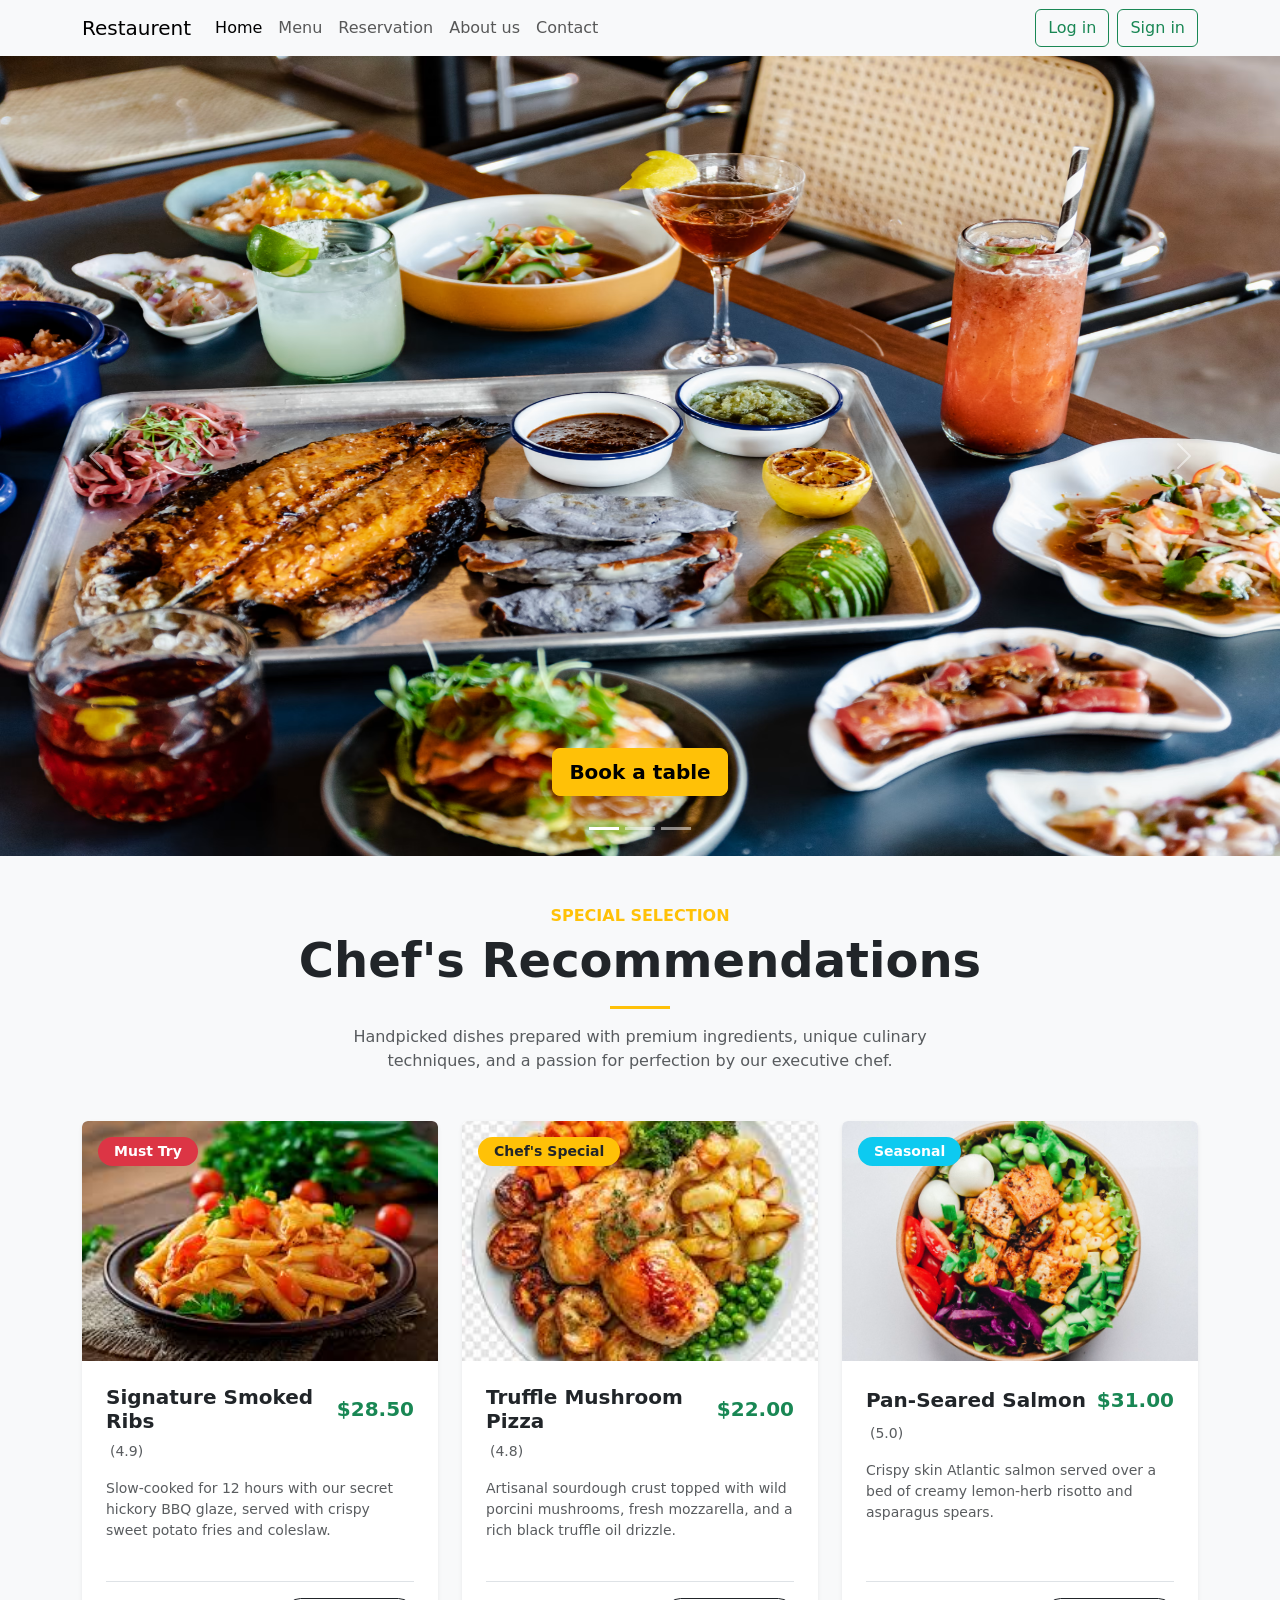
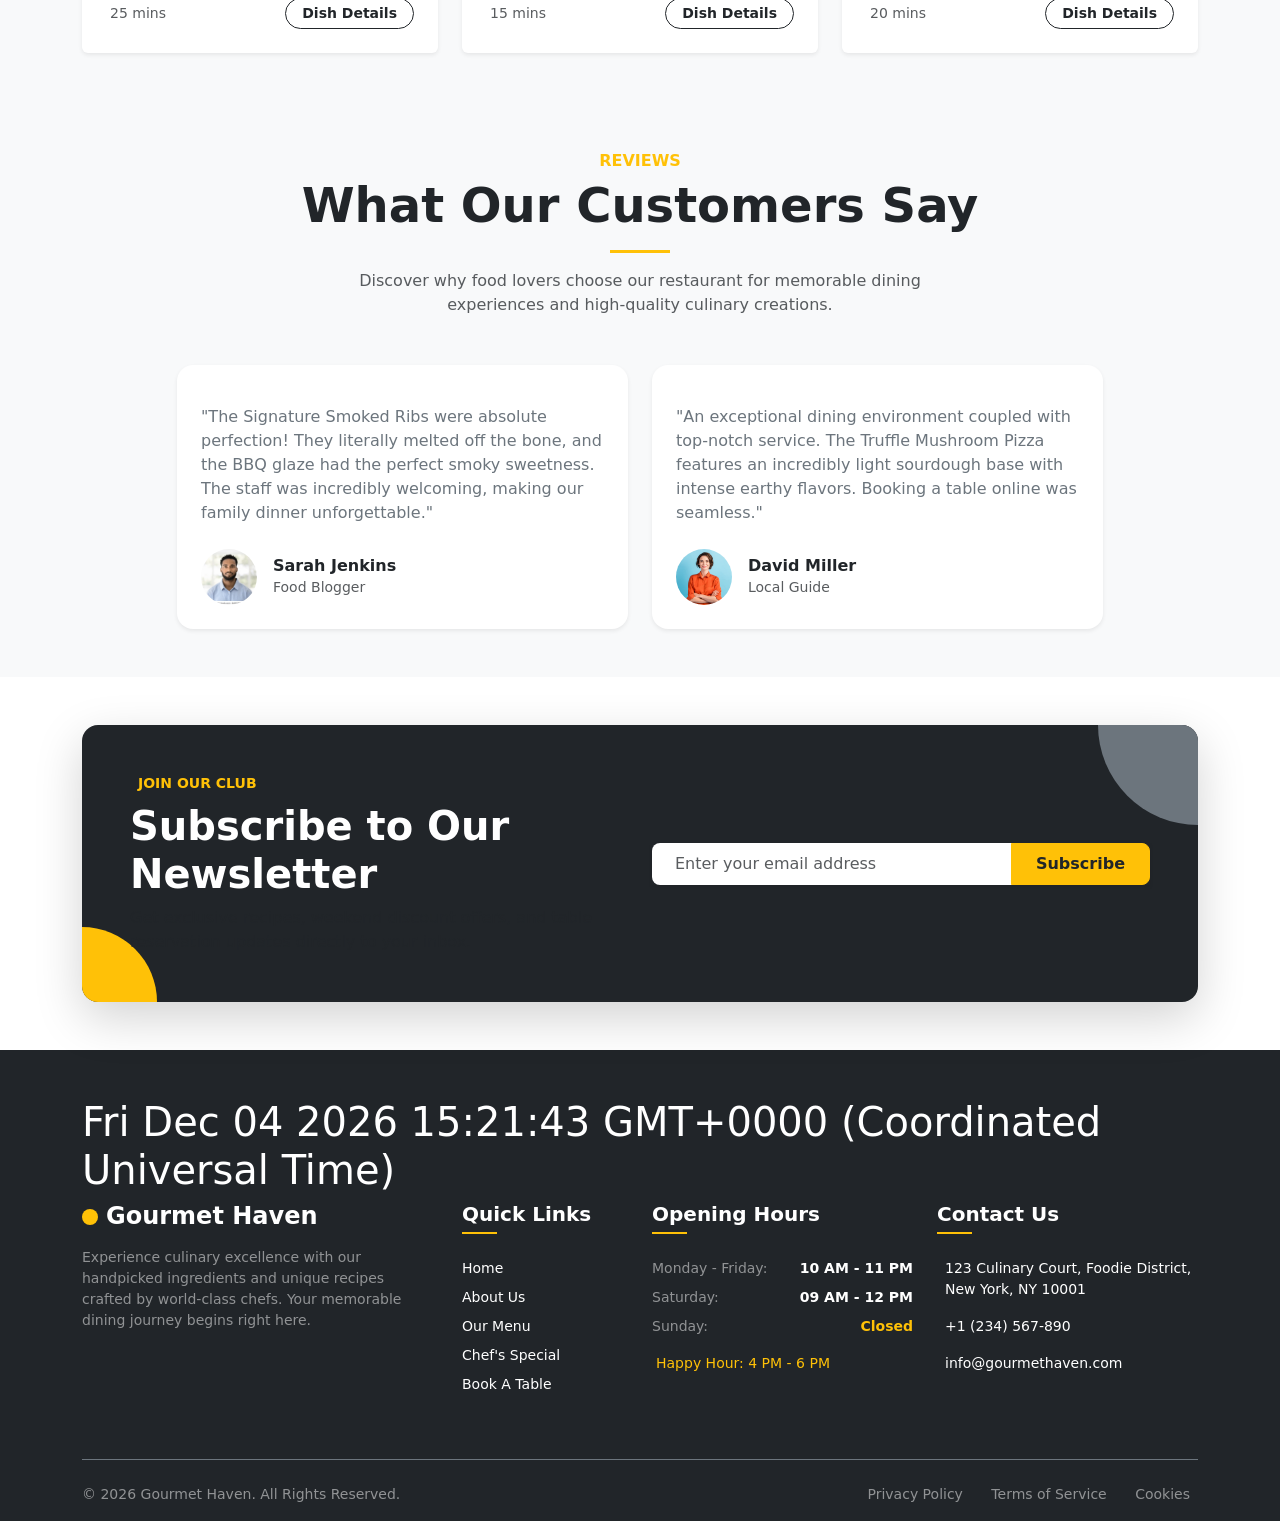
<file: index.html>
<!DOCTYPE html>
<html lang="en">
<head>
    <meta charset="UTF-8">
    <meta name="viewport" content="width=device-width, initial-scale=1.0">
    <title>Restaurent</title>
    <link rel="stylesheet" href="css/bootstrap.min.css">
    <link rel="stylesheet" href="style.css">
</head>
<body>
    <nav class="navbar navbar-expand-lg bg-body-tertiary">
  <div class="container">
    <a class="navbar-brand" href="#">Restaurent</a>
    <button class="navbar-toggler" type="button" data-bs-toggle="collapse" data-bs-target="#navbarSupportedContent" aria-controls="navbarSupportedContent" aria-expanded="false" aria-label="Toggle navigation">
      <span class="navbar-toggler-icon"></span>
    </button>
    <div class="collapse navbar-collapse" id="navbarSupportedContent">
      <ul class="navbar-nav me-auto mb-2 mb-lg-0">
        <li class="nav-item">
          <a class="nav-link active" aria-current="page" href="index.html">Home</a>
        </li>
        <li class="nav-item">
          <a class="nav-link" href="menu.html">Menu</a>
        </li>
        <li class="nav-item">
          <a class="nav-link" href="reservation.html">Reservation</a>
        </li>
        <li class="nav-item">
          <a class="nav-link" href="about.html">About us</a>
        </li>
        <li class="nav-item">
          <a class="nav-link" href="contact.html">Contact </a>
        </li>
      </ul>
      <form class="d-flex gap-2" role="search">
        <button class="btn btn-outline-success"  type="submit" ><a href="login.html">Log in</a></button>
        <button class="btn btn-outline-success"  type="submit" ><a href="signup.html">Sign in</a></button>
        
      </form>
    </div>
  </div>
</nav>
<!-- Carousel -->
<div id="carouselExampleCaptions" class="carousel slide">
  <div class="carousel-indicators">
    <button type="button" data-bs-target="#carouselExampleCaptions" data-bs-slide-to="0" class="active" aria-current="true" aria-label="Slide 1"></button>
    <button type="button" data-bs-target="#carouselExampleCaptions" data-bs-slide-to="1" aria-label="Slide 2"></button>
    <button type="button" data-bs-target="#carouselExampleCaptions" data-bs-slide-to="2" aria-label="Slide 3"></button>
  </div>
  <div class="carousel-inner">
    <div class="carousel-item active">
      <img src="images/Carousel3.png" height="800px" class="d-block w-100" alt="...">
      <div class="carousel-caption d-none d-md-block"><div class="carousel-caption d-none d-md-block">
                <a href="#booking-form" class="btn btn-warning btn-lg fw-bold mt-2">Book a table</a>
            </div>
      </div>
    </div>
    <div class="carousel-item">
      <img src="images/Carousel2.png" height="800px" class="d-block w-100" alt="...">
      <div class="carousel-caption d-none d-md-block"><div class="carousel-caption d-none d-md-block">
                <a href="#booking-form" class="btn btn-warning btn-lg fw-bold mt-2">Book a table</a>
            </div>
      </div>
    </div>
    <div class="carousel-item">
      <img src="images/Carousel1.png" height="800px" class="d-block w-100" alt="...">
      <div class="carousel-caption d-none d-md-block">
        <div class="carousel-caption d-none d-md-block">
                <a href="#booking-form" class="btn btn-warning btn-lg fw-bold mt-2">Book a table</a>
            </div>
      </div>
    </div>
  </div>
  <button class="carousel-control-prev" type="button" data-bs-target="#carouselExampleCaptions" data-bs-slide="prev">
    <span class="carousel-control-prev-icon" aria-hidden="true"></span>
    <span class="visually-hidden">Previous</span>
  </button>
  <button class="carousel-control-next" type="button" data-bs-target="#carouselExampleCaptions" data-bs-slide="next">
    <span class="carousel-control-next-icon" aria-hidden="true"></span>
    <span class="visually-hidden">Next</span>
  </button>
</div>
 <!-- Chef's Recommended Items Section -->
<section class="py-5 bg-light" id="chefs-recommendation">
    <div class="container">
        
        <div class="text-center mb-5">
            <span class="text-warning fw-bold text-uppercase tracking-wider">Special Selection</span>
            <h2 class="display-5 fw-bold text-dark mt-1">Chef's Recommendations</h2>
            <div class="mx-auto bg-warning my-3" style="width: 60px; height: 3px;"></div>
            <p class="text-muted mx-auto" style="max-width: 600px;">
                Handpicked dishes prepared with premium ingredients, unique culinary techniques, and a passion for perfection by our executive chef.
            </p>
        </div>

        <div class="row g-4">
            
            <div class="col-12 col-md-6 col-lg-4">
                <div class="card h-100 border-0 shadow-sm overflow-hidden position-relative group">
                    <span class="position-absolute top-0 start-0 bg-danger text-white px-3 py-1 m-3 rounded-pill small fw-bold z-1">Must Try</span>
                    
                    <div class="overflow-hidden" style="height: 240px;">
                        <img src="images/Chef recm.png" class="card-img-top w-100 h-100 object-fit-cover transition-transform" alt="Signature Ribs">
                    </div>
                    
                    <div class="card-body p-4 d-flex flex-column">
                        <div class="d-flex justify-content-between align-items-center mb-2">
                            <h5 class="card-title fw-bold text-dark mb-0">Signature Smoked Ribs</h5>
                            <span class="text-success fw-bold fs-5">$28.50</span>
                        </div>
                        
                        <div class="text-warning small mb-3">
                            <i class="bi bi-star-fill"></i>
                            <i class="bi bi-star-fill"></i>
                            <i class="bi bi-star-fill"></i>
                            <i class="bi bi-star-fill"></i>
                            <i class="bi bi-star-fill"></i>
                            <span class="text-muted ms-1">(4.9)</span>
                        </div>
                        
                        <p class="card-text text-muted small flex-grow-1">
                            Slow-cooked for 12 hours with our secret hickory BBQ glaze, served with crispy sweet potato fries and coleslaw.
                        </p>
                        
                        <div class="mt-4 pt-3 border-top d-flex align-items-center justify-content-between">
                            <span class="text-muted small"><i class="bi bi-clock me-1"></i> 25 mins</span>
                            <a href="dish.html" class="btn btn-outline-dark btn-sm rounded-pill px-3 fw-bold">Dish Details</a>
                        </div>
                    </div>
                </div>
            </div>

            <div class="col-12 col-md-6 col-lg-4">
                <div class="card h-100 border-0 shadow-sm overflow-hidden position-relative">
                    <span class="position-absolute top-0 start-0 bg-warning text-dark px-3 py-1 m-3 rounded-pill small fw-bold z-1">Chef's Special</span>
                    
                    <div class="overflow-hidden" style="height: 240px;">
                        <img src="images/chef.png" class="card-img-top w-100 h-100 object-fit-cover" alt="Truffle Pizza">
                    </div>
                    
                    <div class="card-body p-4 d-flex flex-column">
                        <div class="d-flex justify-content-between align-items-center mb-2">
                            <h5 class="card-title fw-bold text-dark mb-0">Truffle Mushroom Pizza</h5>
                            <span class="text-success fw-bold fs-5">$22.00</span>
                        </div>
                        
                        <div class="text-warning small mb-3">
                            <i class="bi bi-star-fill"></i>
                            <i class="bi bi-star-fill"></i>
                            <i class="bi bi-star-fill"></i>
                            <i class="bi bi-star-fill"></i>
                            <i class="bi bi-star-half"></i>
                            <span class="text-muted ms-1">(4.8)</span>
                        </div>
                        
                        <p class="card-text text-muted small flex-grow-1">
                            Artisanal sourdough crust topped with wild porcini mushrooms, fresh mozzarella, and a rich black truffle oil drizzle.
                        </p>
                        
                        <div class="mt-4 pt-3 border-top d-flex align-items-center justify-content-between">
                            <span class="text-muted small"><i class="bi bi-clock me-1"></i> 15 mins</span>
                            <a href="dish.html" class="btn btn-outline-dark btn-sm rounded-pill px-3 fw-bold">Dish Details</a>
                        </div>
                    </div>
                </div>
            </div>

            <div class="col-12 col-md-6 col-lg-4">
                <div class="card h-100 border-0 shadow-sm overflow-hidden position-relative">
                    <span class="position-absolute top-0 start-0 bg-info text-white px-3 py-1 m-3 rounded-pill small fw-bold z-1">Seasonal</span>
                    
                    <div class="overflow-hidden" style="height: 240px;">
                        <img src="images/chef3.png" class="card-img-top w-100 h-100 object-fit-cover" alt="Pan-Seared Salmon">
                    </div>
                    
                    <div class="card-body p-4 d-flex flex-column">
                        <div class="d-flex justify-content-between align-items-center mb-2">
                            <h5 class="card-title fw-bold text-dark mb-0">Pan-Seared Salmon</h5>
                            <span class="text-success fw-bold fs-5">$31.00</span>
                        </div>
                        
                        <div class="text-warning small mb-3">
                            <i class="bi bi-star-fill"></i>
                            <i class="bi bi-star-fill"></i>
                            <i class="bi bi-star-fill"></i>
                            <i class="bi bi-star-fill"></i>
                            <i class="bi bi-star-fill"></i>
                            <span class="text-muted ms-1">(5.0)</span>
                        </div>
                        
                        <p class="card-text text-muted small flex-grow-1">
                            Crispy skin Atlantic salmon served over a bed of creamy lemon-herb risotto and asparagus spears.
                        </p>
                        
                        <div class="mt-4 pt-3 border-top d-flex align-items-center justify-content-between">
                            <span class="text-muted small"><i class="bi bi-clock me-1"></i> 20 mins</span>
                            <a href="dish.html" class="btn btn-outline-dark btn-sm rounded-pill px-3 fw-bold">Dish Details</a>
                        </div>
                    </div>
                </div>
            </div>

        </div>
    </div>
</section>
<!-- Customer testimonial -->
<section class="py-5 bg-light" id="testimonials">
    <div class="container">
        
        <div class="text-center mb-5">
            <span class="text-warning fw-bold text-uppercase tracking-wider">Reviews</span>
            <h2 class="display-5 fw-bold text-dark mt-1">What Our Customers Say</h2>
            <div class="mx-auto bg-warning my-3" style="width: 60px; height: 3px;"></div>
            <p class="text-muted mx-auto" style="max-width: 600px;">
                Discover why food lovers choose our restaurant for memorable dining experiences and high-quality culinary creations.
            </p>
        </div>

        <div class="row g-4 justify-content-center">
            
            <div class="col-12 col-md-6 col-lg-5">
                <div class="card h-100 border-0 shadow-sm p-4 rounded-4 position-relative">
                    <div class="position-absolute top-0 end-0 p-4 text-warning opacity-25">
                        <i class="bi bi-quote display-1 lh-1"></i>
                    </div>
                    
                    <div class="text-warning mb-3">
                        <i class="bi bi-star-fill"></i>
                        <i class="bi bi-star-fill"></i>
                        <i class="bi bi-star-fill"></i>
                        <i class="bi bi-star-fill"></i>
                        <i class="bi bi-star-fill"></i>
                    </div>
                    
                    <p class="card-text text-secondary italic mb-4 position-relative z-1">
                        "The Signature Smoked Ribs were absolute perfection! They literally melted off the bone, and the BBQ glaze had the perfect smoky sweetness. The staff was incredibly welcoming, making our family dinner unforgettable."
                    </p>
                    
                    <div class="d-flex align-items-center mt-auto">
                        <img src="images/review2.png" class="rounded-circle me-3 object-fit-cover" width="56" height="56" alt="Sarah Jenkins">
                        <div>
                            <h6 class="fw-bold text-dark mb-0">Sarah Jenkins</h6>
                            <small class="text-muted">Food Blogger</small>
                        </div>
                    </div>
                </div>
            </div>

            <div class="col-12 col-md-6 col-lg-5">
                <div class="card h-100 border-0 shadow-sm p-4 rounded-4 position-relative">
                    <div class="position-absolute top-0 end-0 p-4 text-warning opacity-25">
                        <i class="bi bi-quote display-1 lh-1"></i>
                    </div>
                    
                    <div class="text-warning mb-3">
                        <i class="bi bi-star-fill"></i>
                        <i class="bi bi-star-fill"></i>
                        <i class="bi bi-star-fill"></i>
                        <i class="bi bi-star-fill"></i>
                        <i class="bi bi-star-fill"></i>
                    </div>
                    
                    <p class="card-text text-secondary italic mb-4 position-relative z-1">
                        "An exceptional dining environment coupled with top-notch service. The Truffle Mushroom Pizza features an incredibly light sourdough base with intense earthy flavors. Booking a table online was seamless."
                    </p>
                    
                    <div class="d-flex align-items-center mt-auto">
                        <img src="images/Review.png" class="rounded-circle me-3 object-fit-cover" width="56" height="56" alt="David Miller">
                        <div>
                            <h6 class="fw-bold text-dark mb-0">David Miller</h6>
                            <small class="text-muted">Local Guide</small>
                        </div>
                    </div>
                </div>
            </div>

        </div>
    </div>
</section>
<!-- Newsletter Subscription Section -->
<section class="py-5 bg-white" id="newsletter">
    <div class="container">
        <div class="bg-dark text-white rounded-4 p-4 p-sm-5 shadow-lg position-relative overflow-hidden">
            
            <!-- Decorative Elements -->
            <div class="position-absolute top-0 end-0 bg-secondary opacity-10 rounded-circle" style="width: 200px; height: 200px; transform: translate(50%, -50%);"></div>
            <div class="position-absolute bottom-0 start-0 bg-warning opacity-10 rounded-circle" style="width: 150px; height: 150px; transform: translate(-50%, 50%);"></div>

            <div class="row align-items-center justify-content-center position-relative z-1">
                <!-- Text Content -->
                <div class="col-12 col-lg-6 text-center text-lg-start mb-4 mb-lg-0">
                    <div class="d-flex align-items-center justify-content-center justify-content-lg-start mb-2">
                        <i class="bi bi-envelope-paper-heart text-warning fs-3 me-2"></i>
                        <span class="text-warning fw-bold text-uppercase tracking-wider small">Join Our Club</span>
                    </div>
                    <h3 class="display-6 fw-bold mb-2">Subscribe to Our Newsletter</h3>
                    <p class="text-muted mb-0">Get exclusive recipes, weekend discount offers, and table reservation updates directly to your inbox.</p>
                </div>

                <!-- Subscription Form -->
                <div class="col-12 col-md-10 col-lg-6">
                    <form action="#" method="POST" class="needs-validation" novalidate>
                        <div class="input-group input-group-lg shadow-sm">
                            <span class="input-group-text bg-white border-0 text-muted pe-0">
                                <i class="bi bi-envelope"></i>
                            </span>
                            <input type="email" class="form-control bg-white border-0 ps-2 fs-6" placeholder="Enter your email address" aria-label="Email address" required>
                            <button class="btn btn-warning fw-bold px-4 fs-6 text-dark" type="submit">Subscribe</button>
                        </div>
                        <!-- Validation Feedback -->
                        <div class="invalid-feedback text-start mt-2 px-2 small text-warning">
                            Please provide a valid email address.
                        </div>
                    </form>
                </div>
            </div>

        </div>
    </div>
</section>
<!-- News letter -->
 
<!-- Footer Section -->

<footer class="bg-dark text-white pt-5 pb-3" id="main-footer">
    <div class="container">
         <h1 id="clock" class="text-white"></h1>
        <div class="row g-4 mb-5">
            
            <!-- Column 1: Brand & About -->
            <div class="col-12 col-md-6 col-lg-4">
                <div class="d-flex align-items-center mb-3">
                    <div class="bg-warning text-dark d-inline-block rounded-circle p-2 me-2">
                        <i class="bi bi-shield-lock-fill fs-5"></i>
                    </div>
                    <h4 class="fw-bold text-white mb-0">Gourmet Haven</h4>
                </div>
                <!-- Changed text-muted to text-white-50 for perfect dark background readability -->
                <p class="text-white-50 small pe-lg-4">
                    Experience culinary excellence with our handpicked ingredients and unique recipes crafted by world-class chefs. Your memorable dining journey begins right here.
                </p>
                
            </div>

            <!-- Column 2: Quick Links -->
            <div class="col-6 col-lg-2">
                <h5 class="fw-bold text-white mb-4 position-relative pb-2">
                    Quick Links
                    <span class="position-absolute bottom-0 start-0 bg-warning" style="width: 35px; height: 2px;"></span>
                </h5>
                <!-- Changed text-muted links to text-white with custom hover classes -->
                <ul class="list-unstyled d-flex flex-column gap-2 small">
                    <li><a href="#" class="text-white text-decoration-none hover-link">Home</a></li>
                    <li><a href="#" class="text-white text-decoration-none hover-link">About Us</a></li>
                    <li><a href="#" class="text-white text-decoration-none hover-link">Our Menu</a></li>
                    <li><a href="#" class="text-white text-decoration-none hover-link">Chef's Special</a></li>
                    <li><a href="#" class="text-white text-decoration-none hover-link">Book A Table</a></li>
                </ul>
            </div>

            <!-- Column 3: Opening Hours -->
            <div class="col-6 col-lg-3">
                <h5 class="fw-bold text-white mb-4 position-relative pb-2">
                    Opening Hours
                    <span class="position-absolute bottom-0 start-0 bg-warning" style="width: 35px; height: 2px;"></span>
                </h5>
                <!-- Cleaned labels to text-white-50 for high contrast structures -->
                <ul class="list-unstyled d-flex flex-column gap-2 small text-white-50">
                    <li class="d-flex justify-content-between"><span class="text-white-50">Monday - Friday:</span> <span class="text-white fw-semibold">10 AM - 11 PM</span></li>
                    <li class="d-flex justify-content-between"><span class="text-white-50">Saturday:</span> <span class="text-white fw-semibold">09 AM - 12 PM</span></li>
                    <li class="d-flex justify-content-between"><span class="text-white-50">Sunday:</span> <span class="text-warning fw-bold">Closed</span></li>
                    <li class="mt-2 text-warning"><i class="bi bi-patch-check-fill me-1"></i> Happy Hour: 4 PM - 6 PM</li>
                </ul>
            </div>

            <!-- Column 4: Contact Info -->
            <div class="col-12 col-md-6 col-lg-3">
                <h5 class="fw-bold text-white mb-4 position-relative pb-2">
                    Contact Us
                    <span class="position-absolute bottom-0 start-0 bg-warning" style="width: 35px; height: 2px;"></span>
                </h5>
                <!-- Replaced text-muted with explicit contrast tags -->
                <ul class="list-unstyled d-flex flex-column gap-3 small text-white">
                    <li class="d-flex align-items-start">
                        <i class="bi bi-geo-alt-fill text-warning me-2 mt-1"></i>
                        <span class="text-white">123 Culinary Court, Foodie District, New York, NY 10001</span>
                    </li>
                    <li class="d-flex align-items-center">
                        <i class="bi bi-telephone-fill text-warning me-2"></i>
                        <a href="tel:+1234567890" class="text-white text-decoration-none hover-link">+1 (234) 567-890</a>
                    </li>
                    <li class="d-flex align-items-center">
                        <i class="bi bi-envelope-fill text-warning me-2"></i>
                        <a href="mailto:info@gourmethaven.com" class="text-white text-decoration-none hover-link">info@gourmethaven.com</a>
                    </li>
                </ul>
            </div>

        </div>

        <!-- Copyright Section -->
        <div class="border-top border-secondary pt-4 mt-4">
            <div class="row align-items-center justify-content-between g-3 text-center text-md-start">
                <div class="col-12 col-md-6">
                    <p class="text-white-50 small mb-0">&copy; 2026 Gourmet Haven. All Rights Reserved.</p>
                </div>
                <div class="col-12 col-md-6 text-md-end">
                    <ul class="list-inline mb-0 small">
                        <li class="list-inline-item"><a href="#" class="text-white-50 text-decoration-none hover-link px-2">Privacy Policy</a></li>
                        <li class="list-inline-item"><a href="#" class="text-white-50 text-decoration-none hover-link px-2">Terms of Service</a></li>
                        <li class="list-inline-item"><a href="#" class="text-white-50 text-decoration-none hover-link px-2">Cookies</a></li>
                    </ul>
                </div>
            </div>
        </div>

    </div>
</footer>
    <script src="js/bootstrap.bundle.min.js"></script>
    <script src="script.js"></script>
</body>
</html>
</file>
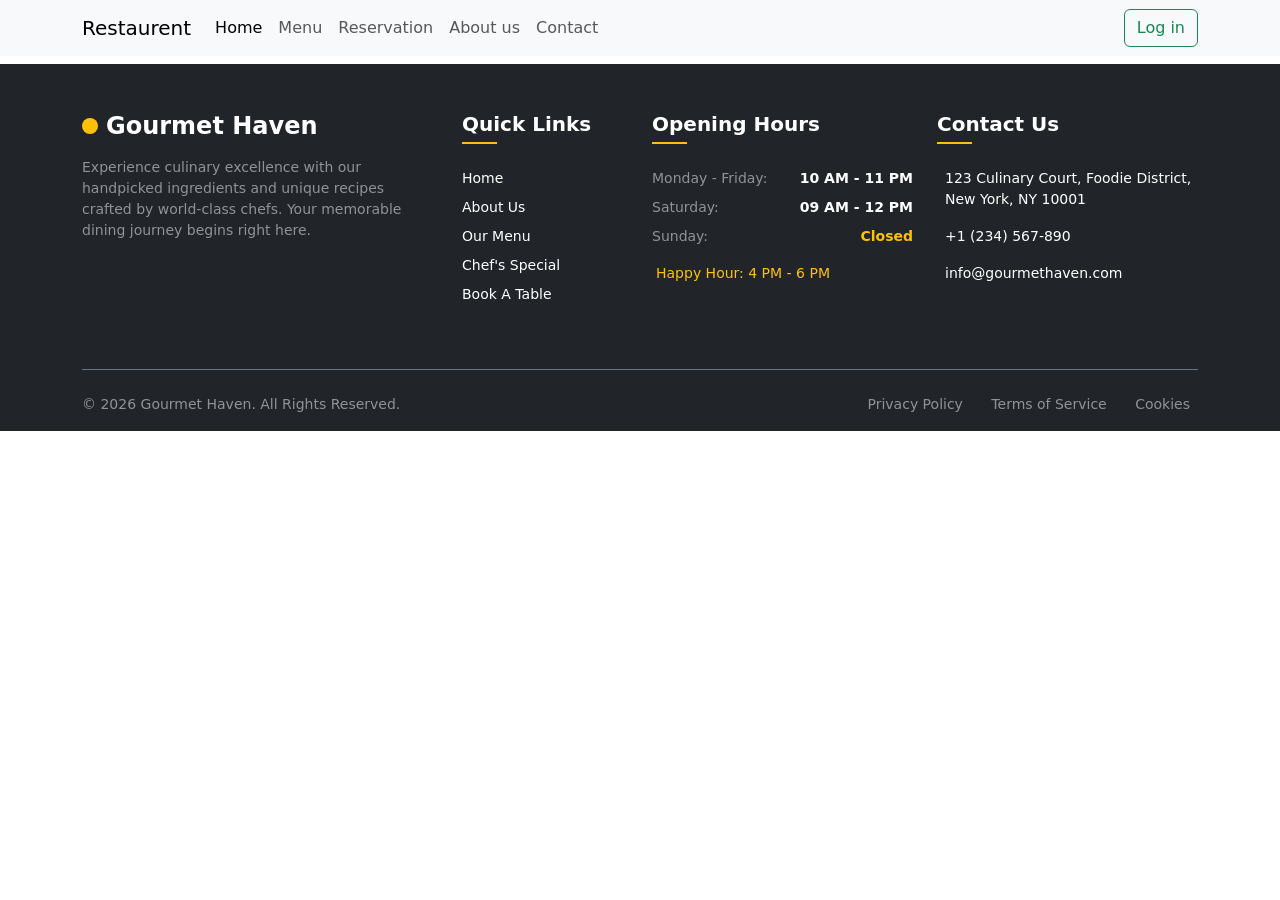
<file: about.html>
<!DOCTYPE html>
<html lang="en">
<head>
    <meta charset="UTF-8">
    <meta name="viewport" content="width=device-width, initial-scale=1.0">
    <title>Document</title>
    <link rel="stylesheet" href="css/bootstrap.min.css">
    <link rel="stylesheet" href="style.css">
</head>
<body>
    <nav class="navbar navbar-expand-lg bg-body-tertiary">
  <div class="container">
    <a class="navbar-brand" href="#">Restaurent</a>
    <button class="navbar-toggler" type="button" data-bs-toggle="collapse" data-bs-target="#navbarSupportedContent" aria-controls="navbarSupportedContent" aria-expanded="false" aria-label="Toggle navigation">
      <span class="navbar-toggler-icon"></span>
    </button>
    <div class="collapse navbar-collapse" id="navbarSupportedContent">
      <ul class="navbar-nav me-auto mb-2 mb-lg-0">
        <li class="nav-item">
          <a class="nav-link active" aria-current="page" href="index.html">Home</a>
        </li>
        <li class="nav-item">
          <a class="nav-link" href="menu.html">Menu</a>
        </li>
        <li class="nav-item">
          <a class="nav-link" href="reservation.html">Reservation</a>
        </li>
        <li class="nav-item">
          <a class="nav-link" href="about.html">About us</a>
        </li>
        <li class="nav-item">
          <a class="nav-link" href="contact.html">Contact </a>
        </li>
      </ul>
      <form class="d-flex" role="search">
        <button class="btn btn-outline-success"  type="submit" ><a href="login.html">Log in</a></button>
      </form>
    </div>
  </div>
</nav>

<!-- Footer Section -->
 <h1 id="clock"></h1>
<footer class="bg-dark text-white pt-5 pb-3" id="main-footer">
    <div class="container">
        <div class="row g-4 mb-5">
            
            <!-- Column 1: Brand & About -->
            <div class="col-12 col-md-6 col-lg-4">
                <div class="d-flex align-items-center mb-3">
                    <div class="bg-warning text-dark d-inline-block rounded-circle p-2 me-2">
                        <i class="bi bi-shield-lock-fill fs-5"></i>
                    </div>
                    <h4 class="fw-bold text-white mb-0">Gourmet Haven</h4>
                </div>
                <!-- Changed text-muted to text-white-50 for perfect dark background readability -->
                <p class="text-white-50 small pe-lg-4">
                    Experience culinary excellence with our handpicked ingredients and unique recipes crafted by world-class chefs. Your memorable dining journey begins right here.
                </p>
                
            </div>

            <!-- Column 2: Quick Links -->
            <div class="col-6 col-lg-2">
                <h5 class="fw-bold text-white mb-4 position-relative pb-2">
                    Quick Links
                    <span class="position-absolute bottom-0 start-0 bg-warning" style="width: 35px; height: 2px;"></span>
                </h5>
                <!-- Changed text-muted links to text-white with custom hover classes -->
                <ul class="list-unstyled d-flex flex-column gap-2 small">
                    <li><a href="#" class="text-white text-decoration-none hover-link">Home</a></li>
                    <li><a href="#" class="text-white text-decoration-none hover-link">About Us</a></li>
                    <li><a href="#" class="text-white text-decoration-none hover-link">Our Menu</a></li>
                    <li><a href="#" class="text-white text-decoration-none hover-link">Chef's Special</a></li>
                    <li><a href="#" class="text-white text-decoration-none hover-link">Book A Table</a></li>
                </ul>
            </div>

            <!-- Column 3: Opening Hours -->
            <div class="col-6 col-lg-3">
                <h5 class="fw-bold text-white mb-4 position-relative pb-2">
                    Opening Hours
                    <span class="position-absolute bottom-0 start-0 bg-warning" style="width: 35px; height: 2px;"></span>
                </h5>
                <!-- Cleaned labels to text-white-50 for high contrast structures -->
                <ul class="list-unstyled d-flex flex-column gap-2 small text-white-50">
                    <li class="d-flex justify-content-between"><span class="text-white-50">Monday - Friday:</span> <span class="text-white fw-semibold">10 AM - 11 PM</span></li>
                    <li class="d-flex justify-content-between"><span class="text-white-50">Saturday:</span> <span class="text-white fw-semibold">09 AM - 12 PM</span></li>
                    <li class="d-flex justify-content-between"><span class="text-white-50">Sunday:</span> <span class="text-warning fw-bold">Closed</span></li>
                    <li class="mt-2 text-warning"><i class="bi bi-patch-check-fill me-1"></i> Happy Hour: 4 PM - 6 PM</li>
                </ul>
            </div>

            <!-- Column 4: Contact Info -->
            <div class="col-12 col-md-6 col-lg-3">
                <h5 class="fw-bold text-white mb-4 position-relative pb-2">
                    Contact Us
                    <span class="position-absolute bottom-0 start-0 bg-warning" style="width: 35px; height: 2px;"></span>
                </h5>
                <!-- Replaced text-muted with explicit contrast tags -->
                <ul class="list-unstyled d-flex flex-column gap-3 small text-white">
                    <li class="d-flex align-items-start">
                        <i class="bi bi-geo-alt-fill text-warning me-2 mt-1"></i>
                        <span class="text-white">123 Culinary Court, Foodie District, New York, NY 10001</span>
                    </li>
                    <li class="d-flex align-items-center">
                        <i class="bi bi-telephone-fill text-warning me-2"></i>
                        <a href="tel:+1234567890" class="text-white text-decoration-none hover-link">+1 (234) 567-890</a>
                    </li>
                    <li class="d-flex align-items-center">
                        <i class="bi bi-envelope-fill text-warning me-2"></i>
                        <a href="mailto:info@gourmethaven.com" class="text-white text-decoration-none hover-link">info@gourmethaven.com</a>
                    </li>
                </ul>
            </div>

        </div>

        <!-- Copyright Section -->
        <div class="border-top border-secondary pt-4 mt-4">
            <div class="row align-items-center justify-content-between g-3 text-center text-md-start">
                <div class="col-12 col-md-6">
                    <p class="text-white-50 small mb-0">&copy; 2026 Gourmet Haven. All Rights Reserved.</p>
                </div>
                <div class="col-12 col-md-6 text-md-end">
                    <ul class="list-inline mb-0 small">
                        <li class="list-inline-item"><a href="#" class="text-white-50 text-decoration-none hover-link px-2">Privacy Policy</a></li>
                        <li class="list-inline-item"><a href="#" class="text-white-50 text-decoration-none hover-link px-2">Terms of Service</a></li>
                        <li class="list-inline-item"><a href="#" class="text-white-50 text-decoration-none hover-link px-2">Cookies</a></li>
                    </ul>
                </div>
            </div>
        </div>

    </div>
</footer>
    <script src="js/bootstrap.bundle.min.js"></script>
</body>
</html>
</file>
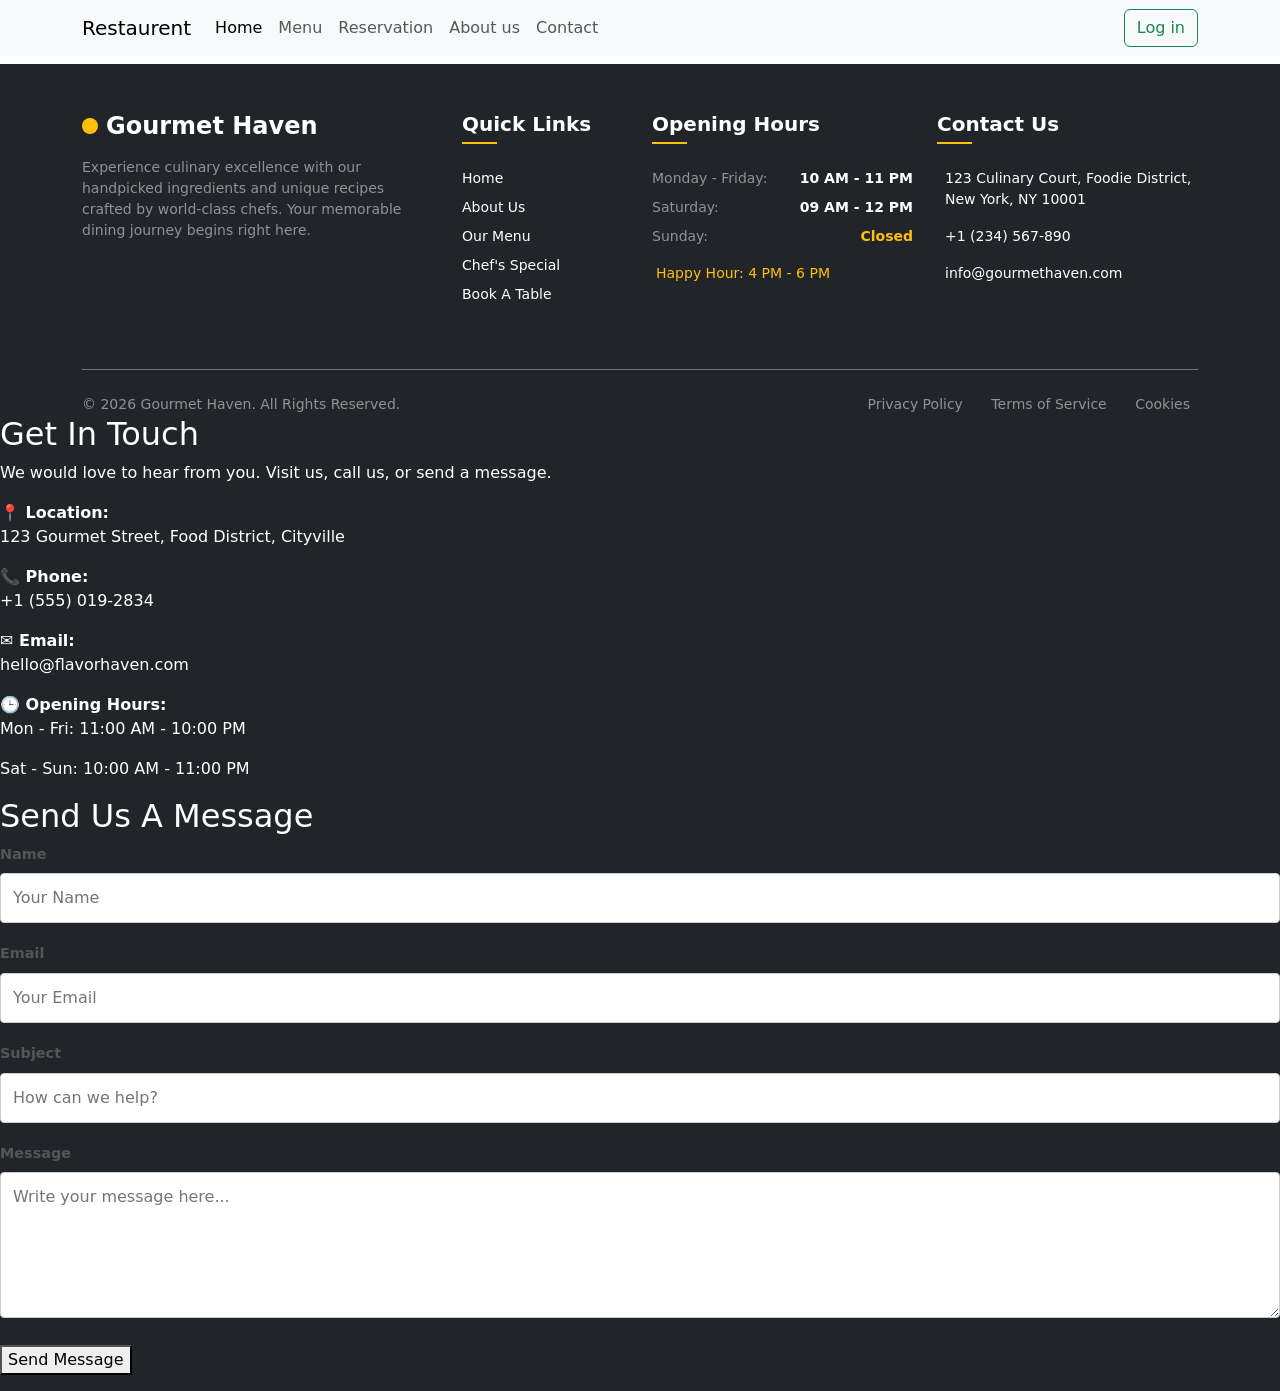
<file: contact.html>
<!DOCTYPE html>
<html lang="en">
<head>
    <meta charset="UTF-8">
    <meta name="viewport" content="width=device-width, initial-scale=1.0">
    <title>Document</title>
    <link rel="stylesheet" href="css/bootstrap.min.css">
    <link rel="stylesheet" href="style.css">
</head>
<body>
    <nav class="navbar navbar-expand-lg bg-body-tertiary">
  <div class="container">
    <a class="navbar-brand" href="index.html">Restaurent</a>
    <button class="navbar-toggler" type="button" data-bs-toggle="collapse" data-bs-target="#navbarSupportedContent" aria-controls="navbarSupportedContent" aria-expanded="false" aria-label="Toggle navigation">
      <span class="navbar-toggler-icon"></span>
    </button>
    <div class="collapse navbar-collapse" id="navbarSupportedContent">
      <ul class="navbar-nav me-auto mb-2 mb-lg-0">
        <li class="nav-item">
          <a class="nav-link active" aria-current="page" href="index.html">Home</a>
        </li>
        <li class="nav-item">
          <a class="nav-link" href="menu.html">Menu</a>
        </li>
        <li class="nav-item">
          <a class="nav-link" href="reservation.html">Reservation</a>
        </li>
        <li class="nav-item">
          <a class="nav-link" href="about.html">About us</a>
        </li>
        <li class="nav-item">
          <a class="nav-link" href="contact.html">Contact </a>
        </li>
      </ul>
      <form class="d-flex" role="search">
        <button class="btn btn-outline-success"  type="submit" ><a href="login.html">Log in</a></button>
      </form>
    </div>
  </div>
</nav>

<!-- Footer Section -->
 <h1 id="clock"></h1>
<footer class="bg-dark text-white pt-5 pb-3" id="main-footer">
    <div class="container">
        <div class="row g-4 mb-5">
  
            <!-- Column 1: Brand & About -->
            <div class="col-12 col-md-6 col-lg-4">
                <div class="d-flex align-items-center mb-3">
                    <div class="bg-warning text-dark d-inline-block rounded-circle p-2 me-2">
                        <i class="bi bi-shield-lock-fill fs-5"></i>
                    </div>
                    <h4 class="fw-bold text-white mb-0">Gourmet Haven</h4>
                </div>
                <!-- Changed text-muted to text-white-50 for perfect dark background readability -->
                <p class="text-white-50 small pe-lg-4">
                    Experience culinary excellence with our handpicked ingredients and unique recipes crafted by world-class chefs. Your memorable dining journey begins right here.
                </p>
                
            </div>

            <!-- Column 2: Quick Links -->
            <div class="col-6 col-lg-2">
                <h5 class="fw-bold text-white mb-4 position-relative pb-2">
                    Quick Links
                    <span class="position-absolute bottom-0 start-0 bg-warning" style="width: 35px; height: 2px;"></span>
                </h5>
                <!-- Changed text-muted links to text-white with custom hover classes -->
                <ul class="list-unstyled d-flex flex-column gap-2 small">
                    <li><a href="#" class="text-white text-decoration-none hover-link">Home</a></li>
                    <li><a href="#" class="text-white text-decoration-none hover-link">About Us</a></li>
                    <li><a href="#" class="text-white text-decoration-none hover-link">Our Menu</a></li>
                    <li><a href="#" class="text-white text-decoration-none hover-link">Chef's Special</a></li>
                    <li><a href="#" class="text-white text-decoration-none hover-link">Book A Table</a></li>
                </ul>
            </div>

            <!-- Column 3: Opening Hours -->
            <div class="col-6 col-lg-3">
                <h5 class="fw-bold text-white mb-4 position-relative pb-2">
                    Opening Hours
                    <span class="position-absolute bottom-0 start-0 bg-warning" style="width: 35px; height: 2px;"></span>
                </h5>
                <!-- Cleaned labels to text-white-50 for high contrast structures -->
                <ul class="list-unstyled d-flex flex-column gap-2 small text-white-50">
                    <li class="d-flex justify-content-between"><span class="text-white-50">Monday - Friday:</span> <span class="text-white fw-semibold">10 AM - 11 PM</span></li>
                    <li class="d-flex justify-content-between"><span class="text-white-50">Saturday:</span> <span class="text-white fw-semibold">09 AM - 12 PM</span></li>
                    <li class="d-flex justify-content-between"><span class="text-white-50">Sunday:</span> <span class="text-warning fw-bold">Closed</span></li>
                    <li class="mt-2 text-warning"><i class="bi bi-patch-check-fill me-1"></i> Happy Hour: 4 PM - 6 PM</li>
                </ul>
            </div>

            <!-- Column 4: Contact Info -->
            <div class="col-12 col-md-6 col-lg-3">
                <h5 class="fw-bold text-white mb-4 position-relative pb-2">
                    Contact Us
                    <span class="position-absolute bottom-0 start-0 bg-warning" style="width: 35px; height: 2px;"></span>
                </h5>
                <!-- Replaced text-muted with explicit contrast tags -->
                <ul class="list-unstyled d-flex flex-column gap-3 small text-white">
                    <li class="d-flex align-items-start">
                        <i class="bi bi-geo-alt-fill text-warning me-2 mt-1"></i>
                        <span class="text-white">123 Culinary Court, Foodie District, New York, NY 10001</span>
                    </li>
                    <li class="d-flex align-items-center">
                        <i class="bi bi-telephone-fill text-warning me-2"></i>
                        <a href="tel:+1234567890" class="text-white text-decoration-none hover-link">+1 (234) 567-890</a>
                    </li>
                    <li class="d-flex align-items-center">
                        <i class="bi bi-envelope-fill text-warning me-2"></i>
                        <a href="mailto:info@gourmethaven.com" class="text-white text-decoration-none hover-link">info@gourmethaven.com</a>
                    </li>
                </ul>
            </div>

        </div>

        <!-- Copyright Section -->
        <div class="border-top border-secondary pt-4 mt-4">
            <div class="row align-items-center justify-content-between g-3 text-center text-md-start">
                <div class="col-12 col-md-6">
                    <p class="text-white-50 small mb-0">&copy; 2026 Gourmet Haven. All Rights Reserved.</p>
                </div>
                <div class="col-12 col-md-6 text-md-end">
                    <ul class="list-inline mb-0 small">
                        <li class="list-inline-item"><a href="#" class="text-white-50 text-decoration-none hover-link px-2">Privacy Policy</a></li>
                        <li class="list-inline-item"><a href="#" class="text-white-50 text-decoration-none hover-link px-2">Terms of Service</a></li>
                        <li class="list-inline-item"><a href="#" class="text-white-50 text-decoration-none hover-link px-2">Cookies</a></li>
                    </ul>
                </div>
            </div>
        </div>

    </div>


    <section class="contact-section">
    <div class="contact-container">
      
      <div class="contact-info">
        <h2>Get In Touch</h2>
        <p>We would love to hear from you. Visit us, call us, or send a message.</p>
        
        <div class="info-details">
          <div class="info-item">
            <strong>📍 Location:</strong>
            <p>123 Gourmet Street, Food District, Cityville</p>
          </div>
          
          <div class="info-item">
            <strong>📞 Phone:</strong>
            <p>+1 (555) 019-2834</p>
          </div>
          
          <div class="info-item">
            <strong>✉️ Email:</strong>
            <p>hello@flavorhaven.com</p>
          </div>
          
          <div class="info-item">
            <strong>🕒 Opening Hours:</strong>
            <p>Mon - Fri: 11:00 AM - 10:00 PM</p>
            <p>Sat - Sun: 10:00 AM - 11:00 PM</p>
          </div>
        </div>
      </div>

      <div class="contact-form-container">
        <h2>Send Us A Message</h2>
        <form action="/submit-contact" method="POST" class="contact-form">
          <div class="form-group">
            <label for="contact-name">Name</label>
            <input type="text" id="contact-name" name="name" required placeholder="Your Name">
          </div>
          
          <div class="form-group">
            <label for="contact-email">Email</label>
            <input type="email" id="contact-email" name="email" required placeholder="Your Email">
          </div>
          
          <div class="form-group">
            <label for="contact-subject">Subject</label>
            <input type="text" id="contact-subject" name="subject" required placeholder="How can we help?">
          </div>
          
          <div class="form-group">
            <label for="contact-message">Message</label>
            <textarea id="contact-message" name="message" rows="5" required placeholder="Write your message here..."></textarea>
          </div>
          
          <button type="submit" class="submit-btn">Send Message</button>
        </form>
      </div>
    </div>
  </section>
</footer>
    <script src="js/bootstrap.bundle.min.js"></script>
</body>
</html>
</file>
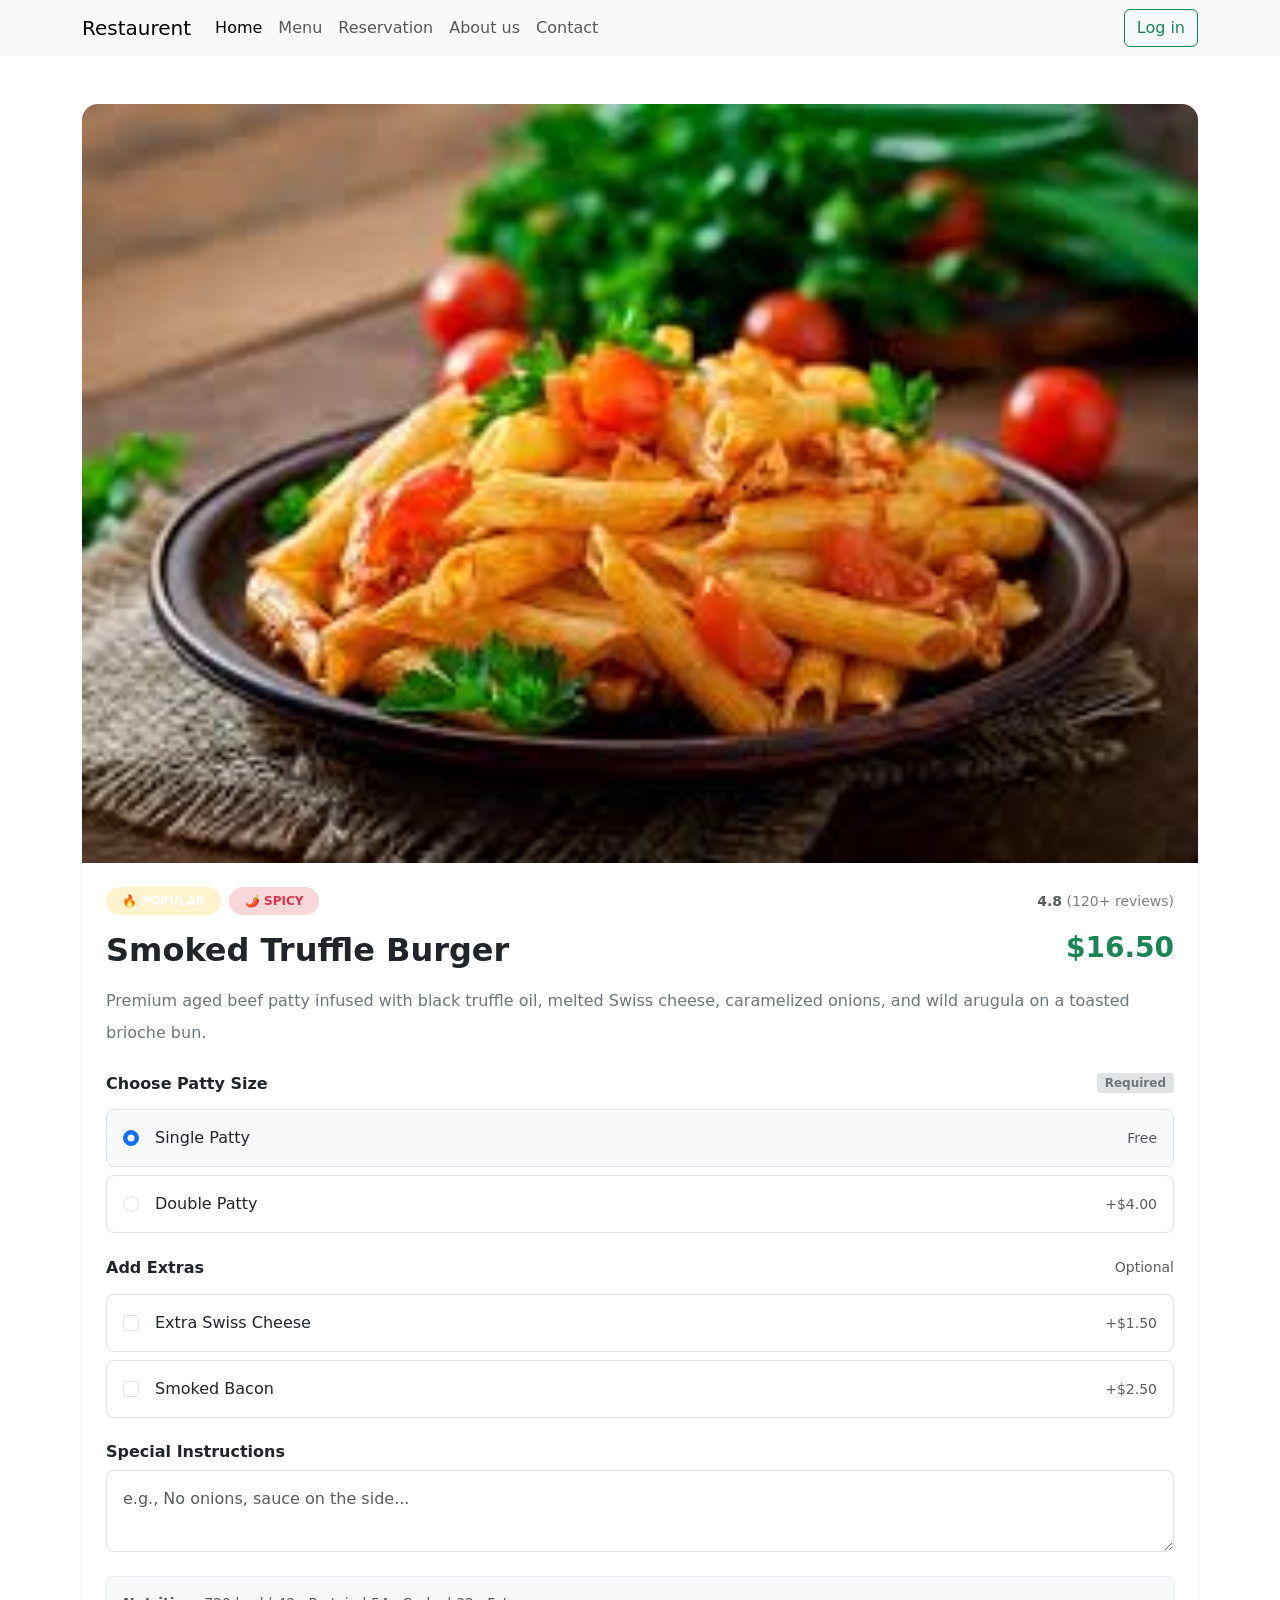
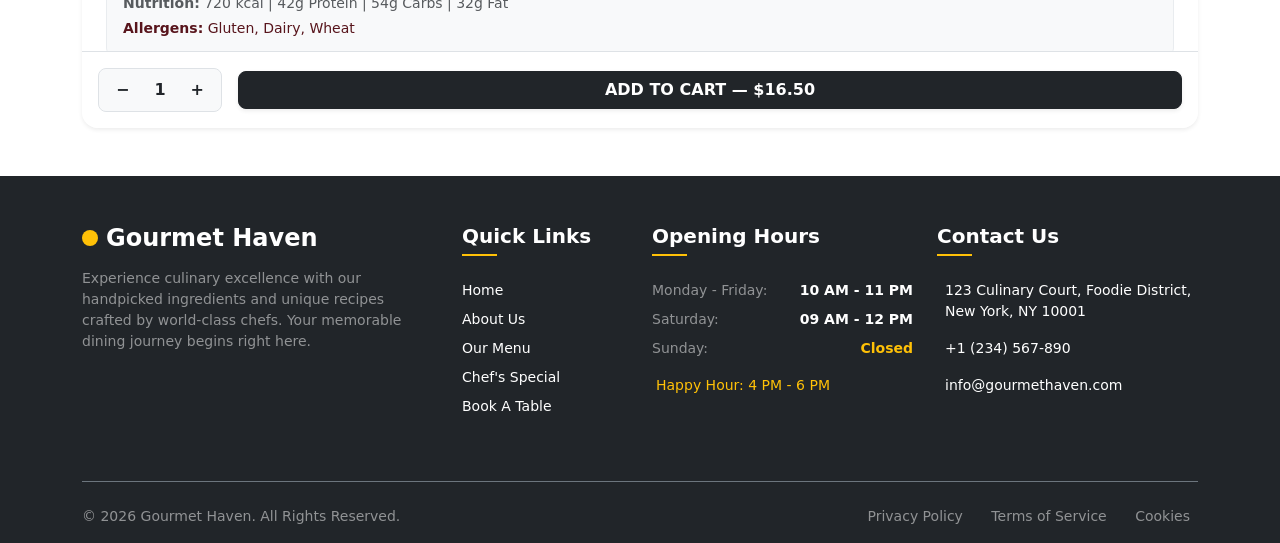
<file: dish.html>
<!DOCTYPE html>
<html lang="en">
<head>
    <meta charset="UTF-8">
    <meta name="viewport" content="width=device-width, initial-scale=1.0">
    <title>Document</title>
    <link rel="stylesheet" href="css/bootstrap.min.css">
    <link rel="stylesheet" href="style.css">
</head>
<body>
    <nav class="navbar navbar-expand-lg bg-body-tertiary">
  <div class="container">
    <a class="navbar-brand" href="#">Restaurent</a>
    <button class="navbar-toggler" type="button" data-bs-toggle="collapse" data-bs-target="#navbarSupportedContent" aria-controls="navbarSupportedContent" aria-expanded="false" aria-label="Toggle navigation">
      <span class="navbar-toggler-icon"></span>
    </button>
    <div class="collapse navbar-collapse" id="navbarSupportedContent">
      <ul class="navbar-nav me-auto mb-2 mb-lg-0">
        <li class="nav-item">
          <a class="nav-link active" aria-current="page" href="index.html">Home</a>
        </li>
        <li class="nav-item">
          <a class="nav-link" href="menu.html">Menu</a>
        </li>
        <li class="nav-item">
          <a class="nav-link" href="reservation.html">Reservation</a>
        </li>
        <li class="nav-item">
          <a class="nav-link" href="about.html">About us</a>
        </li>
        <li class="nav-item">
          <a class="nav-link" href="contact.html">Contact </a>
        </li>
      </ul>
      <form class="d-flex" role="search">
        <button class="btn btn-outline-success"  type="submit" ><a href="login.html">Log in</a></button>
      </form>
    </div>
  </div>
</nav>

<!-- 2. DISH DETAILS SECTION -->
    <div class="container my-5">
        <div class="dish-card mx-auto shadow-sm bg-white rounded-4 overflow-hidden position-relative">

            <!-- Dish Image -->
            <div class="dish-image-wrapper" >
                <img src="images/Chef recm.png" height="400px" class="w-100 h-100 object-cover">
            </div>

            <!-- Main Dish Content -->
            <main class="p-4 mb-5">
                <!-- Badges & Rating -->
                <div class="d-flex justify-content-between align-items-center mb-3">
                    <div class="d-flex gap-2">
                        <span class="badge bg-warning-subtle text-warning-focus rounded-pill px-3 py-2 fw-bold text-uppercase tracking-wider">🔥 Popular</span>
                        <span class="badge bg-danger-subtle text-danger rounded-pill px-3 py-2 fw-bold text-uppercase tracking-wider">🌶️ Spicy</span>
                    </div>
                    <div class="text-muted small fw-medium">
                        <i class="bi bi-star-fill text-warning me-1"></i><strong>4.8</strong> <span class="text-black-50">(120+ reviews)</span>
                    </div>
                </div>

                <!-- Title & Price -->
                <div class="d-flex justify-content-between align-items-start mb-3">
                    <h1 class="h2 fw-bold text-dark mb-0">Smoked Truffle Burger</h1>
                    <span class="h3 fw-bold text-success mb-0">$16.50</span>
                </div>

                <!-- Description -->
                <p class="text-secondary lh-lg mb-4">
                    Premium aged beef patty infused with black truffle oil, melted Swiss cheese, caramelized onions, and wild arugula on a toasted brioche bun.
                </p>

                <!-- Customization Form -->
                <form class="vstack gap-4">
                    <!-- Required Choice: Patty Size -->
                    <div>
                        <div class="d-flex justify-content-between align-items-center mb-3">
                            <h3 class="h6 fw-bold text-dark mb-0">Choose Patty Size</h3>
                            <span class="badge bg-secondary-subtle text-secondary rounded-1 px-2 py-1 small">Required</span>
                        </div>
                        <div class="vstack gap-2">
                            <label class="custom-selector d-flex justify-content-between align-items-center p-3 border rounded-3 bg-light cursor-pointer">
                                <div class="form-check m-0">
                                    <input class="form-check-input text-dark" type="radio" name="size" id="sizeSingle" checked>
                                    <label class="form-check-label fw-medium ms-2" for="sizeSingle">Single Patty</label>
                                </div>
                                <span class="text-muted small">Free</span>
                            </label>
                            <label class="custom-selector d-flex justify-content-between align-items-center p-3 border rounded-3 cursor-pointer">
                                <div class="form-check m-0">
                                    <input class="form-check-input" type="radio" name="size" id="sizeDouble">
                                    <label class="form-check-label fw-medium ms-2" for="sizeDouble">Double Patty</label>
                                </div>
                                <span class="text-muted small">+$4.00</span>
                            </label>
                        </div>
                    </div>

                    <!-- Optional Add-ons -->
                    <div>
                        <div class="d-flex justify-content-between align-items-center mb-3">
                            <h3 class="h6 fw-bold text-dark mb-0">Add Extras</h3>
                            <span class="text-muted small">Optional</span>
                        </div>
                        <div class="vstack gap-2">
                            <label class="custom-selector d-flex justify-content-between align-items-center p-3 border rounded-3 cursor-pointer">
                                <div class="form-check m-0">
                                    <input class="form-check-input" type="checkbox" id="extraCheese">
                                    <label class="form-check-label fw-medium ms-2" for="extraCheese">Extra Swiss Cheese</label>
                                </div>
                                <span class="text-muted small">+$1.50</span>
                            </label>
                            <label class="custom-selector d-flex justify-content-between align-items-center p-3 border rounded-3 cursor-pointer">
                                <div class="form-check m-0">
                                    <input class="form-check-input" type="checkbox" id="extraBacon">
                                    <label class="form-check-label fw-medium ms-2" for="extraBacon">Smoked Bacon</label>
                                </div>
                                <span class="text-muted small">+$2.50</span>
                            </label>
                        </div>
                    </div>

                    <!-- Special Instructions -->
                    <div>
                        <h3 class="h6 fw-bold text-dark mb-2">Special Instructions</h3>
                        <textarea class="form-control p-3 border rounded-3 row-textarea" placeholder="e.g., No onions, sauce on the side..."></textarea>
                    </div>
                </form>

                <!-- Nutrition & Allergens Info -->
                <div class="mt-4 p-3 bg-light rounded-3 border border-light-subtle text-muted small">
                    <p class="mb-1"><strong>Nutrition:</strong> 720 kcal | 42g Protein | 54g Carbs | 32g Fat</p>
                    <p class="mb-0 text-danger-emphasis"><strong>Allergens:</strong> Gluten, Dairy, Wheat</p>
                </div>
            </main>

            <!-- Sticky Bottom Action Bar -->
            <div class="sticky-action-bar position-absolute bottom-0 start-0 end-0 p-3 bg-white border-top d-flex align-items-center gap-3 z-3">
                <div class="d-flex align-items-center border rounded-3 overflow-hidden bg-light">
                    <button class="btn btn-link text-decoration-none text-dark px-3 py-2 fw-bold" type="button">−</button>
                    <span class="px-2 fw-bold text-dark">1</span>
                    <button class="btn btn-link text-decoration-none text-dark px-3 py-2 fw-bold" type="button">+</button>
                </div>
                <button class="btn btn-dark flex-grow-1 py-2.5 rounded-3 fw-semibold text-uppercase tracking-wider shadow-sm transition-all">
                    Add to Cart — $16.50
                </button>
            </div>

        </div>
    </div>
 <!-- Footer Section -->
  <h1 id="clock"></h1>
<footer class="bg-dark text-white pt-5 pb-3" id="main-footer">
    <div class="container">
        <div class="row g-4 mb-5">
            
            <!-- Column 1: Brand & About -->
            <div class="col-12 col-md-6 col-lg-4">
                <div class="d-flex align-items-center mb-3">
                    <div class="bg-warning text-dark d-inline-block rounded-circle p-2 me-2">
                        <i class="bi bi-shield-lock-fill fs-5"></i>
                    </div>
                    <h4 class="fw-bold text-white mb-0">Gourmet Haven</h4>
                </div>
                <!-- Changed text-muted to text-white-50 for perfect dark background readability -->
                <p class="text-white-50 small pe-lg-4">
                    Experience culinary excellence with our handpicked ingredients and unique recipes crafted by world-class chefs. Your memorable dining journey begins right here.
                </p>
                
            </div>

            <!-- Column 2: Quick Links -->
            <div class="col-6 col-lg-2">
                <h5 class="fw-bold text-white mb-4 position-relative pb-2">
                    Quick Links
                    <span class="position-absolute bottom-0 start-0 bg-warning" style="width: 35px; height: 2px;"></span>
                </h5>
                <!-- Changed text-muted links to text-white with custom hover classes -->
                <ul class="list-unstyled d-flex flex-column gap-2 small">
                    <li><a href="#" class="text-white text-decoration-none hover-link">Home</a></li>
                    <li><a href="#" class="text-white text-decoration-none hover-link">About Us</a></li>
                    <li><a href="#" class="text-white text-decoration-none hover-link">Our Menu</a></li>
                    <li><a href="#" class="text-white text-decoration-none hover-link">Chef's Special</a></li>
                    <li><a href="#" class="text-white text-decoration-none hover-link">Book A Table</a></li>
                </ul>
            </div>

            <!-- Column 3: Opening Hours -->
            <div class="col-6 col-lg-3">
                <h5 class="fw-bold text-white mb-4 position-relative pb-2">
                    Opening Hours
                    <span class="position-absolute bottom-0 start-0 bg-warning" style="width: 35px; height: 2px;"></span>
                </h5>
                <!-- Cleaned labels to text-white-50 for high contrast structures -->
                <ul class="list-unstyled d-flex flex-column gap-2 small text-white-50">
                    <li class="d-flex justify-content-between"><span class="text-white-50">Monday - Friday:</span> <span class="text-white fw-semibold">10 AM - 11 PM</span></li>
                    <li class="d-flex justify-content-between"><span class="text-white-50">Saturday:</span> <span class="text-white fw-semibold">09 AM - 12 PM</span></li>
                    <li class="d-flex justify-content-between"><span class="text-white-50">Sunday:</span> <span class="text-warning fw-bold">Closed</span></li>
                    <li class="mt-2 text-warning"><i class="bi bi-patch-check-fill me-1"></i> Happy Hour: 4 PM - 6 PM</li>
                </ul>
            </div>

            <!-- Column 4: Contact Info -->
            <div class="col-12 col-md-6 col-lg-3">
                <h5 class="fw-bold text-white mb-4 position-relative pb-2">
                    Contact Us
                    <span class="position-absolute bottom-0 start-0 bg-warning" style="width: 35px; height: 2px;"></span>
                </h5>
                <!-- Replaced text-muted with explicit contrast tags -->
                <ul class="list-unstyled d-flex flex-column gap-3 small text-white">
                    <li class="d-flex align-items-start">
                        <i class="bi bi-geo-alt-fill text-warning me-2 mt-1"></i>
                        <span class="text-white">123 Culinary Court, Foodie District, New York, NY 10001</span>
                    </li>
                    <li class="d-flex align-items-center">
                        <i class="bi bi-telephone-fill text-warning me-2"></i>
                        <a href="tel:+1234567890" class="text-white text-decoration-none hover-link">+1 (234) 567-890</a>
                    </li>
                    <li class="d-flex align-items-center">
                        <i class="bi bi-envelope-fill text-warning me-2"></i>
                        <a href="mailto:info@gourmethaven.com" class="text-white text-decoration-none hover-link">info@gourmethaven.com</a>
                    </li>
                </ul>
            </div>

        </div>

        <!-- Copyright Section -->
        <div class="border-top border-secondary pt-4 mt-4">
            <div class="row align-items-center justify-content-between g-3 text-center text-md-start">
                <div class="col-12 col-md-6">
                    <p class="text-white-50 small mb-0">&copy; 2026 Gourmet Haven. All Rights Reserved.</p>
                </div>
                <div class="col-12 col-md-6 text-md-end">
                    <ul class="list-inline mb-0 small">
                        <li class="list-inline-item"><a href="#" class="text-white-50 text-decoration-none hover-link px-2">Privacy Policy</a></li>
                        <li class="list-inline-item"><a href="#" class="text-white-50 text-decoration-none hover-link px-2">Terms of Service</a></li>
                        <li class="list-inline-item"><a href="#" class="text-white-50 text-decoration-none hover-link px-2">Cookies</a></li>
                    </ul>
                </div>
            </div>
        </div>

    </div>
</footer>
    <script src="js/bootstrap.bundle.min.js"></script>
</body>
</html>
</file>
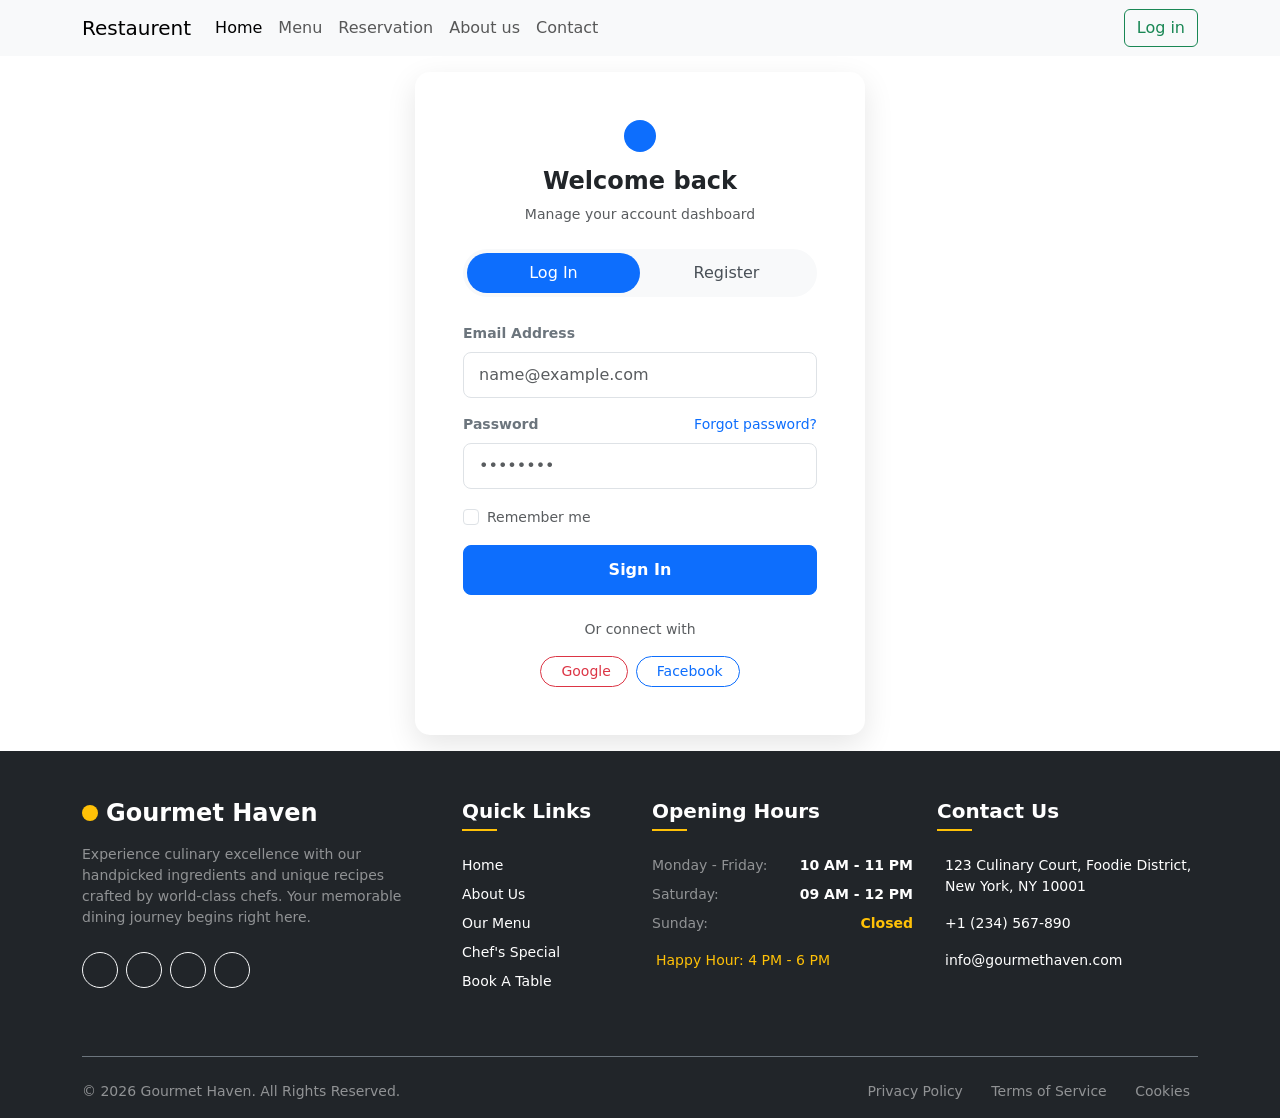
<file: login.html>
<!DOCTYPE html>
<html lang="en">
<head>
    <meta charset="UTF-8">
    <meta name="viewport" content="width=device-width, initial-scale=1.0">
    <title>Document</title>
    <link rel="stylesheet" href="css/bootstrap.min.css">
    <link rel="stylesheet" href="style.css">
</head>
<body>
    <nav class="navbar navbar-expand-lg bg-body-tertiary">
  <div class="container">
    <a class="navbar-brand" href="#">Restaurent</a>
    <button class="navbar-toggler" type="button" data-bs-toggle="collapse" data-bs-target="#navbarSupportedContent" aria-controls="navbarSupportedContent" aria-expanded="false" aria-label="Toggle navigation">
      <span class="navbar-toggler-icon"></span>
    </button>
    <div class="collapse navbar-collapse" id="navbarSupportedContent">
      <ul class="navbar-nav me-auto mb-2 mb-lg-0">
        <li class="nav-item">
          <a class="nav-link active" aria-current="page" href="index.html">Home</a>
        </li>
        <li class="nav-item">
          <a class="nav-link" href="menu.html">Menu</a>
        </li>
        <li class="nav-item">
          <a class="nav-link" href="reservation.html">Reservation</a>
        </li>
        <li class="nav-item">
          <a class="nav-link" href="about.html">About us</a>
        </li>
        <li class="nav-item">
          <a class="nav-link" href="contact.html">Contact </a>
        </li>
      </ul>
      <form class="d-flex" role="search">
        <button class="btn btn-outline-success"  type="submit" ><a href="login.html">Log in</a></button>
      </form>
    </div>
  </div>
</nav>

    <div class="container p-3">
        <div class="auth-card mx-auto p-4 p-sm-5">
        
            <!-- Brand Logo / Icon -->
            <div class="text-center mb-4">
                <div class="bg-primary text-white d-inline-block rounded-circle p-3 mb-2">
                    <i class="bi bi-shield-lock-fill fs-3"></i>
                </div>
                <h4 class="fw-bold text-dark">Welcome back</h4>
                <p class="text-muted small">Manage your account dashboard</p>
            </div>

            <!-- Navigation Tabs -->
            <ul class="nav nav-pills nav-justified mb-4 bg-light p-1 rounded-pill" id="authTab" role="tablist">
                <li class="nav-item" role="presentation">
                    <button class="nav-link active rounded-pill" id="login-tab" data-bs-toggle="tab" data-bs-target="#login-panel" type="button" role="tab" aria-controls="login-panel" aria-selected="true">Log In</button>
                </li>
                <li class="nav-item" role="presentation">
                    <button class="nav-link rounded-pill" id="register-tab" data-bs-toggle="tab" data-bs-target="#register-panel" type="button" role="tab" aria-controls="register-panel" aria-selected="false">Register</button>
                </li>
            </ul>
    
            <!-- Form Content Panels -->
            <div class="tab-content" id="authTabContent">
        
                <!-- 1. Login Form -->
                <div class="tab-pane fade show active" id="login-panel" role="tabpanel" aria-labelledby="login-tab">
                    <form action="#" method="POST" class="needs-validation" novalidate>
                        <div class="mb-3">
                            <label href="loginEmail" class="form-label text-secondary small fw-bold">Email Address</label>
                            <input type="email" class="form-control" id="loginEmail" placeholder="name@example.com" required>
                            <div class="invalid-feedback">Please enter a valid email.</div>
                        </div>
                        <div class="mb-3">
                            <div class="d-flex justify-content-between">
                                <label href="loginPassword" class="form-label text-secondary small fw-bold">Password</label>
                                <a href="#" class="text-decoration-none small text-primary">Forgot password?</a>
                            </div>
                            <input type="password" class="form-control" id="loginPassword" placeholder="••••••••" required>
                            <div class="invalid-feedback">Please enter your password.</div>
                        </div>
                        <div class="mb-3 form-check">
                            <input type="checkbox" class="form-check-input" id="rememberMe">
                            <label class="form-check-label text-muted small" for="rememberMe">Remember me</label>
                        </div>
                        <button type="submit" class="btn btn-primary w-100 btn-auth mb-3">Sign In</button>
                    </form>
                </div>

                <!-- 2. Registration Form -->
                <div class="tab-pane fade" id="register-panel" role="tabpanel" aria-labelledby="register-tab">
                    <form action="#" method="POST" class="needs-validation" novalidate>
                        <div class="mb-3">
                            <label href="regName" class="form-label text-secondary small fw-bold">Full Name</label>
                            <input type="text" class="form-control" id="regName" placeholder="John Doe" required>
                            <div class="invalid-feedback">Please enter your name.</div>
                        </div>
                        <div class="mb-3">
                            <label href="regEmail" class="form-label text-secondary small fw-bold">Email Address</label>
                            <input type="email" class="form-control" id="regEmail" placeholder="name@example.com" required>
                            <div class="invalid-feedback">Please enter a valid email.</div>
                        </div>
                        <div class="mb-3">
                            <label href="regPassword" class="form-label text-secondary small fw-bold">New Password</label>
                            <input type="password" class="form-control" id="regPassword" placeholder="Minimum 6 characters" minlength="6" required>
                            <div class="invalid-feedback">Password must be at least 6 characters long.</div>
                        </div>
                        <div class="mb-3 form-check">
                            <input type="checkbox" class="form-check-input" id="termsAgree" required>
                            <label class="form-check-label text-muted small" for="termsAgree">I agree to the <a href="#" class="text-decoration-none">Terms & Conditions</a></label>
                            <div class="invalid-feedback">You must agree before submitting.</div>
                        </div>
                        <button type="submit" class="btn btn-success w-100 btn-auth mb-3">Create Account</button>
                    </form>
                </div>

            </div>

            <!-- Social Login Options -->
            <div class="text-center mt-2">
                <span class="d-block text-muted small mb-3">Or connect with</span>
                <div class="d-flex justify-content-center gap-2">
                    <button class="btn btn-outline-danger btn-sm px-3 rounded-pill"><i class="bi bi-google me-1"></i> Google</button>
                    <button class="btn btn-outline-primary btn-sm px-3 rounded-pill"><i class="bi bi-facebook me-1"></i> Facebook</button>
                </div>
            </div>

        </div>
    </div>
<footer class="bg-dark text-white pt-5 pb-3" id="main-footer">
    <div class="container">
        <div class="row g-4 mb-5">
            
            <!-- Column 1: Brand & About -->
            <div class="col-12 col-md-6 col-lg-4">
                <div class="d-flex align-items-center mb-3">
                    <div class="bg-warning text-dark d-inline-block rounded-circle p-2 me-2">
                        <i class="bi bi-shield-lock-fill fs-5"></i>
                    </div>
                    <h4 class="fw-bold text-white mb-0">Gourmet Haven</h4>
                </div>
                <!-- Changed text-muted to text-white-50 for perfect dark background readability -->
                <p class="text-white-50 small pe-lg-4">
                    Experience culinary excellence with our handpicked ingredients and unique recipes crafted by world-class chefs. Your memorable dining journey begins right here.
                </p>
                <!-- Social Links with fixed explicit icons -->
                <div class="d-flex gap-2 mt-4">
                    <a href="#" class="btn btn-outline-light btn-sm rounded-circle d-flex align-items-center justify-content-center" style="width: 36px; height: 36px;"><i class="bi bi-facebook text-white"></i></a>
                    <a href="#" class="btn btn-outline-light btn-sm rounded-circle d-flex align-items-center justify-content-center" style="width: 36px; height: 36px;"><i class="bi bi-instagram text-white"></i></a>
                    <a href="#" class="btn btn-outline-light btn-sm rounded-circle d-flex align-items-center justify-content-center" style="width: 36px; height: 36px;"><i class="bi bi-twitter-x text-white"></i></a>
                    <a href="#" class="btn btn-outline-light btn-sm rounded-circle d-flex align-items-center justify-content-center" style="width: 36px; height: 36px;"><i class="bi bi-youtube text-white"></i></a>
                </div>
            </div>

            <!-- Column 2: Quick Links -->
            <div class="col-6 col-lg-2">
                <h5 class="fw-bold text-white mb-4 position-relative pb-2">
                    Quick Links
                    <span class="position-absolute bottom-0 start-0 bg-warning" style="width: 35px; height: 2px;"></span>
                </h5>
                <!-- Changed text-muted links to text-white with custom hover classes -->
                <ul class="list-unstyled d-flex flex-column gap-2 small">
                    <li><a href="#" class="text-white text-decoration-none hover-link">Home</a></li>
                    <li><a href="#" class="text-white text-decoration-none hover-link">About Us</a></li>
                    <li><a href="#" class="text-white text-decoration-none hover-link">Our Menu</a></li>
                    <li><a href="#" class="text-white text-decoration-none hover-link">Chef's Special</a></li>
                    <li><a href="#" class="text-white text-decoration-none hover-link">Book A Table</a></li>
                </ul>
            </div>

            <!-- Column 3: Opening Hours -->
            <div class="col-6 col-lg-3">
                <h5 class="fw-bold text-white mb-4 position-relative pb-2">
                    Opening Hours
                    <span class="position-absolute bottom-0 start-0 bg-warning" style="width: 35px; height: 2px;"></span>
                </h5>
                <!-- Cleaned labels to text-white-50 for high contrast structures -->
                <ul class="list-unstyled d-flex flex-column gap-2 small text-white-50">
                    <li class="d-flex justify-content-between"><span class="text-white-50">Monday - Friday:</span> <span class="text-white fw-semibold">10 AM - 11 PM</span></li>
                    <li class="d-flex justify-content-between"><span class="text-white-50">Saturday:</span> <span class="text-white fw-semibold">09 AM - 12 PM</span></li>
                    <li class="d-flex justify-content-between"><span class="text-white-50">Sunday:</span> <span class="text-warning fw-bold">Closed</span></li>
                    <li class="mt-2 text-warning"><i class="bi bi-patch-check-fill me-1"></i> Happy Hour: 4 PM - 6 PM</li>
                </ul>
            </div>

            <!-- Column 4: Contact Info -->
            <div class="col-12 col-md-6 col-lg-3">
                <h5 class="fw-bold text-white mb-4 position-relative pb-2">
                    Contact Us
                    <span class="position-absolute bottom-0 start-0 bg-warning" style="width: 35px; height: 2px;"></span>
                </h5>
                <!-- Replaced text-muted with explicit contrast tags -->
                <ul class="list-unstyled d-flex flex-column gap-3 small text-white">
                    <li class="d-flex align-items-start">
                        <i class="bi bi-geo-alt-fill text-warning me-2 mt-1"></i>
                        <span class="text-white">123 Culinary Court, Foodie District, New York, NY 10001</span>
                    </li>
                    <li class="d-flex align-items-center">
                        <i class="bi bi-telephone-fill text-warning me-2"></i>
                        <a href="tel:+1234567890" class="text-white text-decoration-none hover-link">+1 (234) 567-890</a>
                    </li>
                    <li class="d-flex align-items-center">
                        <i class="bi bi-envelope-fill text-warning me-2"></i>
                        <a href="mailto:info@gourmethaven.com" class="text-white text-decoration-none hover-link">info@gourmethaven.com</a>
                    </li>
                </ul>
            </div>

        </div>

        <!-- Copyright Section -->
        <div class="border-top border-secondary pt-4 mt-4">
            <div class="row align-items-center justify-content-between g-3 text-center text-md-start">
                <div class="col-12 col-md-6">
                    <p class="text-white-50 small mb-0">&copy; 2026 Gourmet Haven. All Rights Reserved.</p>
                </div>
                <div class="col-12 col-md-6 text-md-end">
                    <ul class="list-inline mb-0 small">
                        <li class="list-inline-item"><a href="#" class="text-white-50 text-decoration-none hover-link px-2">Privacy Policy</a></li>
                        <li class="list-inline-item"><a href="#" class="text-white-50 text-decoration-none hover-link px-2">Terms of Service</a></li>
                        <li class="list-inline-item"><a href="#" class="text-white-50 text-decoration-none hover-link px-2">Cookies</a></li>
                    </ul>
                </div>
            </div>
        </div>

    </div>
</footer>
    <script src="js/bootstrap.bundle.min.js"></script>
</body>
</html>
</file>
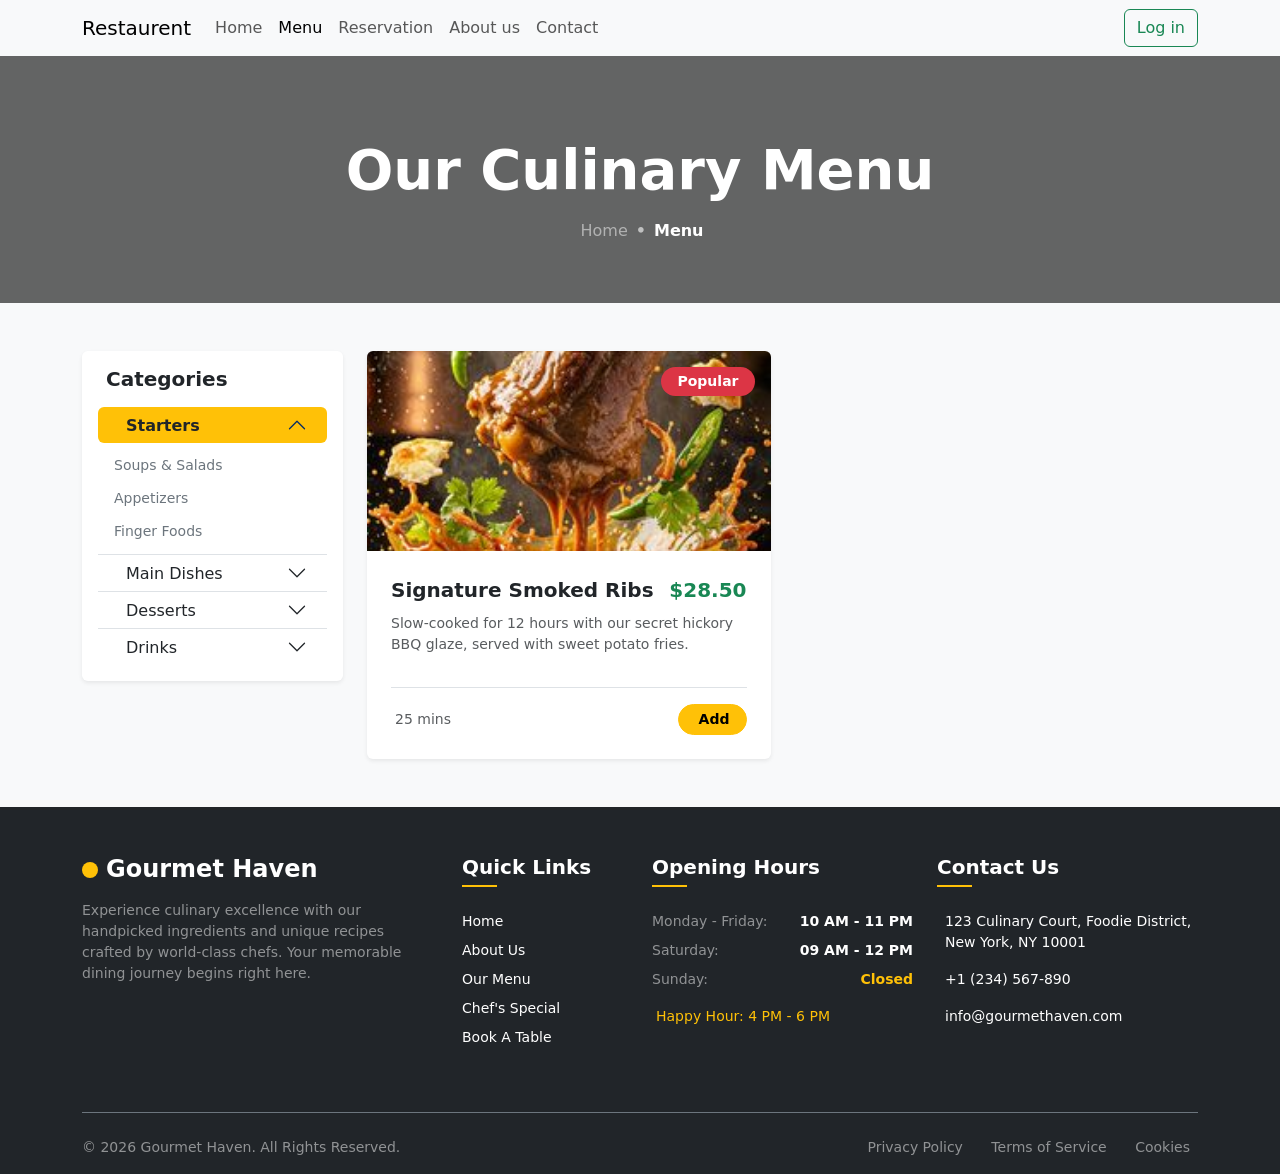
<file: menu.html>
<!DOCTYPE html>
<html lang="en">
<head>
    <meta charset="UTF-8">
    <meta name="viewport" content="width=device-width, initial-scale=1.0">
    <title>Document</title>
    <link rel="stylesheet" href="css/bootstrap.min.css">
    <link rel="stylesheet" href="style.css">
    <style>
        body {
            background-color: #f8f9fa;
        }
        /* Breadcrumb Background Cover Style */
        .menu-hero {
            background: linear-gradient(rgba(0, 0, 0, 0.6), rgba(0, 0, 0, 0.6)), url('https://unsplash.com') center/cover no-repeat;
            padding: 80px 0 60px 0;
        }
        .breadcrumb-item + .breadcrumb-item::before {
            color: rgba(255, 255, 255, 0.6);
            content: "•";
        }
        /* Accordion Style Overrides */
        .accordion-button:not(.collapsed) {
            background-color: #ffc107;
            color: #212529;
            font-weight: bold;
            box-shadow: none;
        }
        .accordion-button:focus {
            box-shadow: 0 0 0 0.25rem rgba(255, 193, 7, 0.25);
        }
        /* Menu Item Zoom Effects */
        .menu-card {
            transition: transform 0.3s ease, box-shadow 0.3s ease;
        }
        .menu-card:hover {
            transform: translateY(-5px);
            box-shadow: 0 10px 20px rgba(0,0,0,0.15) !important;
        }
        /* Pagination Color Theme Customizer */
        .page-link {
            color: #212529;
            border-color: #dee2e6;
        }
        .page-link:hover {
            background-color: #f8f9fa;
            color: #ffc107;
            border-color: #dee2e6;
        }
        .page-item.active .page-link {
            background-color: #ffc107;
            border-color: #ffc107;
            color: #212529;
            font-weight: bold;
        }
    </style>
</head>
<body>
    <nav class="navbar navbar-expand-lg bg-body-tertiary">
  <div class="container">
    <a class="navbar-brand" href="#">Restaurent</a>
    <button class="navbar-toggler" type="button" data-bs-toggle="collapse" data-bs-target="#navbarSupportedContent" aria-controls="navbarSupportedContent" aria-expanded="false" aria-label="Toggle navigation">
      <span class="navbar-toggler-icon"></span>
    </button>
    <div class="collapse navbar-collapse" id="navbarSupportedContent">
      <ul class="navbar-nav me-auto mb-2 mb-lg-0">
        <li class="nav-item">
          <a class="nav-link " aria-current="page" href="index.html">Home</a>
        </li>
        <li class="nav-item">
          <a class="nav-link active" href="menu.html">Menu</a>
        </li>
        <li class="nav-item">
          <a class="nav-link" href="reservation.html">Reservation</a>
        </li>
        <li class="nav-item">
          <a class="nav-link" href="about.html">About us</a>
        </li>
        <li class="nav-item">
          <a class="nav-link" href="contact.html">Contact </a>
        </li>
      </ul>
      <form class="d-flex" role="search">
        <button class="btn btn-outline-success"  type="submit" ><a href="login.html">Log in</a></button>
      </form>
    </div>
  </div>
</nav>


<!-- 1. BREADCRUMB HERO SECTION -->
<header class="menu-hero text-center text-white mb-5">
    <div class="container">
        <h1 class="display-4 fw-bold">Our Culinary Menu</h1>
        <nav aria-label="breadcrumb">
            <ol class="breadcrumb justify-content-center mb-0 mt-3">
                <li class="breadcrumb-item"><a href="#" class="text-white-50 text-decoration-none"><i class="bi bi-house-door-fill me-1"></i>Home</a></li>
                <li class="breadcrumb-item active text-white fw-semibold" aria-current="page">Menu</li>
            </ol>
        </nav>
    </div>
</header>
<!-- MAIN CONTENT CONTAINER (CLOSES BEFORE FOOTER) -->
<div class="container mb-5">
    <div class="row g-4">
        
        <!-- 2. FOOD CATEGORIES SECTION (ACCORDION) -->
        <aside class="col-12 col-lg-3">
            <div class="card border-0 shadow-sm p-3 sticky-top" style="top: 20px; z-index: 10;">
                <h5 class="fw-bold text-dark mb-3"><i class="bi bi-filter-square-fill text-warning me-2"></i>Categories</h5>
                
                <div class="accordion accordion-flush" id="menuCategories">
                    <!-- Starters Category -->
                    <div class="accordion-item">
                        <h2 class="accordion-header">
                            <button class="accordion-button rounded-2 py-2" type="button" data-bs-toggle="collapse" data-bs-target="#collapseStarters" aria-expanded="true">
                                <i class="bi bi-egg-fried me-2"></i> Starters
                            </button>
                        </h2>
                        <div id="collapseStarters" class="accordion-collapse collapse show" data-bs-parent="#menuCategories">
                            <div class="accordion-body p-2">
                                <ul class="list-unstyled mb-0 d-flex flex-column gap-1 small ps-2">
                                    <li><a href="#" class="text-secondary text-decoration-none py-1 d-block">Soups & Salads</a></li>
                                    <li><a href="#" class="text-secondary text-decoration-none py-1 d-block">Appetizers</a></li>
                                    <li><a href="#" class="text-secondary text-decoration-none py-1 d-block">Finger Foods</a></li>
                                </ul>
                            </div>
                        </div>
                    </div>

                    <!-- Main Dish Category -->
                    <div class="accordion-item">
                        <h2 class="accordion-header">
                            <button class="accordion-button collapsed rounded-2 py-2" type="button" data-bs-toggle="collapse" data-bs-target="#collapseMains">
                                <i class="bi bi-fire me-2"></i> Main Dishes
                            </button>
                        </h2>
                        <div id="collapseMains" class="accordion-collapse collapse" data-bs-parent="#menuCategories">
                            <div class="accordion-body p-2">
                                <ul class="list-unstyled mb-0 d-flex flex-column gap-1 small ps-2">
                                    <li><a href="#" class="text-secondary text-decoration-none py-1 d-block">Steaks & Chops</a></li>
                                    <li><a href="#" class="text-secondary text-decoration-none py-1 d-block">Seafood Platters</a></li>
                                    <li><a href="#" class="text-secondary text-decoration-none py-1 d-block">Pasta & Pizzas</a></li>
                                </ul>
                            </div>
                        </div>
                    </div>

                    <!-- Desserts Category -->
                    <div class="accordion-item">
                        <h2 class="accordion-header">
                            <button class="accordion-button collapsed rounded-2 py-2" type="button" data-bs-toggle="collapse" data-bs-target="#collapseDesserts">
                                <i class="bi bi-cake2 me-2"></i> Desserts
                            </button>
                        </h2>
                        <div id="collapseDesserts" class="accordion-collapse collapse" data-bs-parent="#menuCategories">
                            <div class="accordion-body p-2">
                                <ul class="list-unstyled mb-0 d-flex flex-column gap-1 small ps-2">
                                    <li><a href="#" class="text-secondary text-decoration-none py-1 d-block">Cakes & Pastries</a></li>
                                    <li><a href="#" class="text-secondary text-decoration-none py-1 d-block">Ice Creams</a></li>
                                </ul>
                            </div>
                        </div>
                    </div>

                    <!-- Drinks Category -->
                    <div class="accordion-item">
                        <h2 class="accordion-header">
                            <button class="accordion-button collapsed rounded-2 py-2" type="button" data-bs-toggle="collapse" data-bs-target="#collapseDrinks">
                                <i class="bi bi-cup-straw me-2"></i> Drinks
                            </button>
                        </h2>
                        <div id="collapseDrinks" class="accordion-collapse collapse" data-bs-parent="#menuCategories">
                            <div class="accordion-body p-2">
                                <ul class="list-unstyled mb-0 d-flex flex-column gap-1 small ps-2">
                                    <li><a href="#" class="text-secondary text-decoration-none py-1 d-block">Mocktails & Cocktails</a></li>
                                    <li><a href="#" class="text-secondary text-decoration-none py-1 d-block">Hot Brews</a></li>
                                </ul>
                            </div>
                        </div>
                    </div>
                </div>

            </div>
        </aside>

        <!-- 3. MENU ITEMS SECTION (CARDS) -->
        <section class="col-12 col-lg-9">
            <div class="row g-4">
                
                <!-- Card Item 1 -->
                <div class="col-12 col-md-6">
                    <div class="card h-100 border-0 shadow-sm overflow-hidden menu-card">
                        <div class="position-relative" style="height: 200px;">
                            <img src="images/menuujpg.jpg" class="w-100 h-100 object-fit-cover" alt="Smoked Ribs">
                            <span class="position-absolute top-0 end-0 bg-danger text-white px-3 py-1 m-3 rounded-pill small fw-bold">Popular</span>
                        </div>
                        <div class="card-body p-4 d-flex flex-column">
                            <div class="d-flex justify-content-between align-items-center mb-2">
                                <h5 class="fw-bold text-dark mb-0">Signature Smoked Ribs</h5>
                                <span class="text-success fw-bold fs-5">$28.50</span>
                            </div>
                            <p class="card-text text-muted small flex-grow-1">Slow-cooked for 12 hours with our secret hickory BBQ glaze, served with sweet potato fries.</p>
                            <div class="d-flex justify-content-between align-items-center mt-3 pt-3 border-top">
                                <span class="small text-muted"><i class="bi bi-clock me-1"></i> 25 mins</span>
                                <button class="btn btn-warning btn-sm fw-bold rounded-pill px-3"><i class="bi bi-cart-plus me-1"></i>Add</button>
                            </div>
                        </div>
                    </div>
                </div>
            </div>
    </div>
</div>

    
<!-- Footer Section -->
 <h1 id="clock"></h1>
<footer class="bg-dark text-white pt-5 pb-3" id="main-footer">
    <div class="container">
        <div class="row g-4 mb-5">
            
            <!-- Column 1: Brand & About -->
            <div class="col-12 col-md-6 col-lg-4">
                <div class="d-flex align-items-center mb-3">
                    <div class="bg-warning text-dark d-inline-block rounded-circle p-2 me-2">
                        <i class="bi bi-shield-lock-fill fs-5"></i>
                    </div>
                    <h4 class="fw-bold text-white mb-0">Gourmet Haven</h4>
                </div>
                <!-- Changed text-muted to text-white-50 for perfect dark background readability -->
                <p class="text-white-50 small pe-lg-4">
                    Experience culinary excellence with our handpicked ingredients and unique recipes crafted by world-class chefs. Your memorable dining journey begins right here.
                </p>
                
            </div>

            <!-- Column 2: Quick Links -->
            <div class="col-6 col-lg-2">
                <h5 class="fw-bold text-white mb-4 position-relative pb-2">
                    Quick Links
                    <span class="position-absolute bottom-0 start-0 bg-warning" style="width: 35px; height: 2px;"></span>
                </h5>
                <!-- Changed text-muted links to text-white with custom hover classes -->
                <ul class="list-unstyled d-flex flex-column gap-2 small">
                    <li><a href="#" class="text-white text-decoration-none hover-link">Home</a></li>
                    <li><a href="#" class="text-white text-decoration-none hover-link">About Us</a></li>
                    <li><a href="#" class="text-white text-decoration-none hover-link">Our Menu</a></li>
                    <li><a href="#" class="text-white text-decoration-none hover-link">Chef's Special</a></li>
                    <li><a href="#" class="text-white text-decoration-none hover-link">Book A Table</a></li>
                </ul>
            </div>

            <!-- Column 3: Opening Hours -->
            <div class="col-6 col-lg-3">
                <h5 class="fw-bold text-white mb-4 position-relative pb-2">
                    Opening Hours
                    <span class="position-absolute bottom-0 start-0 bg-warning" style="width: 35px; height: 2px;"></span>
                </h5>
                <!-- Cleaned labels to text-white-50 for high contrast structures -->
                <ul class="list-unstyled d-flex flex-column gap-2 small text-white-50">
                    <li class="d-flex justify-content-between"><span class="text-white-50">Monday - Friday:</span> <span class="text-white fw-semibold">10 AM - 11 PM</span></li>
                    <li class="d-flex justify-content-between"><span class="text-white-50">Saturday:</span> <span class="text-white fw-semibold">09 AM - 12 PM</span></li>
                    <li class="d-flex justify-content-between"><span class="text-white-50">Sunday:</span> <span class="text-warning fw-bold">Closed</span></li>
                    <li class="mt-2 text-warning"><i class="bi bi-patch-check-fill me-1"></i> Happy Hour: 4 PM - 6 PM</li>
                </ul>
            </div>

            <!-- Column 4: Contact Info -->
            <div class="col-12 col-md-6 col-lg-3">
                <h5 class="fw-bold text-white mb-4 position-relative pb-2">
                    Contact Us
                    <span class="position-absolute bottom-0 start-0 bg-warning" style="width: 35px; height: 2px;"></span>
                </h5>
                <!-- Replaced text-muted with explicit contrast tags -->
                <ul class="list-unstyled d-flex flex-column gap-3 small text-white">
                    <li class="d-flex align-items-start">
                        <i class="bi bi-geo-alt-fill text-warning me-2 mt-1"></i>
                        <span class="text-white">123 Culinary Court, Foodie District, New York, NY 10001</span>
                    </li>
                    <li class="d-flex align-items-center">
                        <i class="bi bi-telephone-fill text-warning me-2"></i>
                        <a href="tel:+1234567890" class="text-white text-decoration-none hover-link">+1 (234) 567-890</a>
                    </li>
                    <li class="d-flex align-items-center">
                        <i class="bi bi-envelope-fill text-warning me-2"></i>
                        <a href="mailto:info@gourmethaven.com" class="text-white text-decoration-none hover-link">info@gourmethaven.com</a>
                    </li>
                </ul>
            </div>

        </div>

        <!-- Copyright Section -->
        <div class="border-top border-secondary pt-4 mt-4">
            <div class="row align-items-center justify-content-between g-3 text-center text-md-start">
                <div class="col-12 col-md-6">
                    <p class="text-white-50 small mb-0">&copy; 2026 Gourmet Haven. All Rights Reserved.</p>
                </div>
                <div class="col-12 col-md-6 text-md-end">
                    <ul class="list-inline mb-0 small">
                        <li class="list-inline-item"><a href="#" class="text-white-50 text-decoration-none hover-link px-2">Privacy Policy</a></li>
                        <li class="list-inline-item"><a href="#" class="text-white-50 text-decoration-none hover-link px-2">Terms of Service</a></li>
                        <li class="list-inline-item"><a href="#" class="text-white-50 text-decoration-none hover-link px-2">Cookies</a></li>
                    </ul>
                </div>
            </div>
        </div>

    </div>
</footer>
    <script src="js/bootstrap.bundle.min.js"></script>
</body>
</html>
</file>
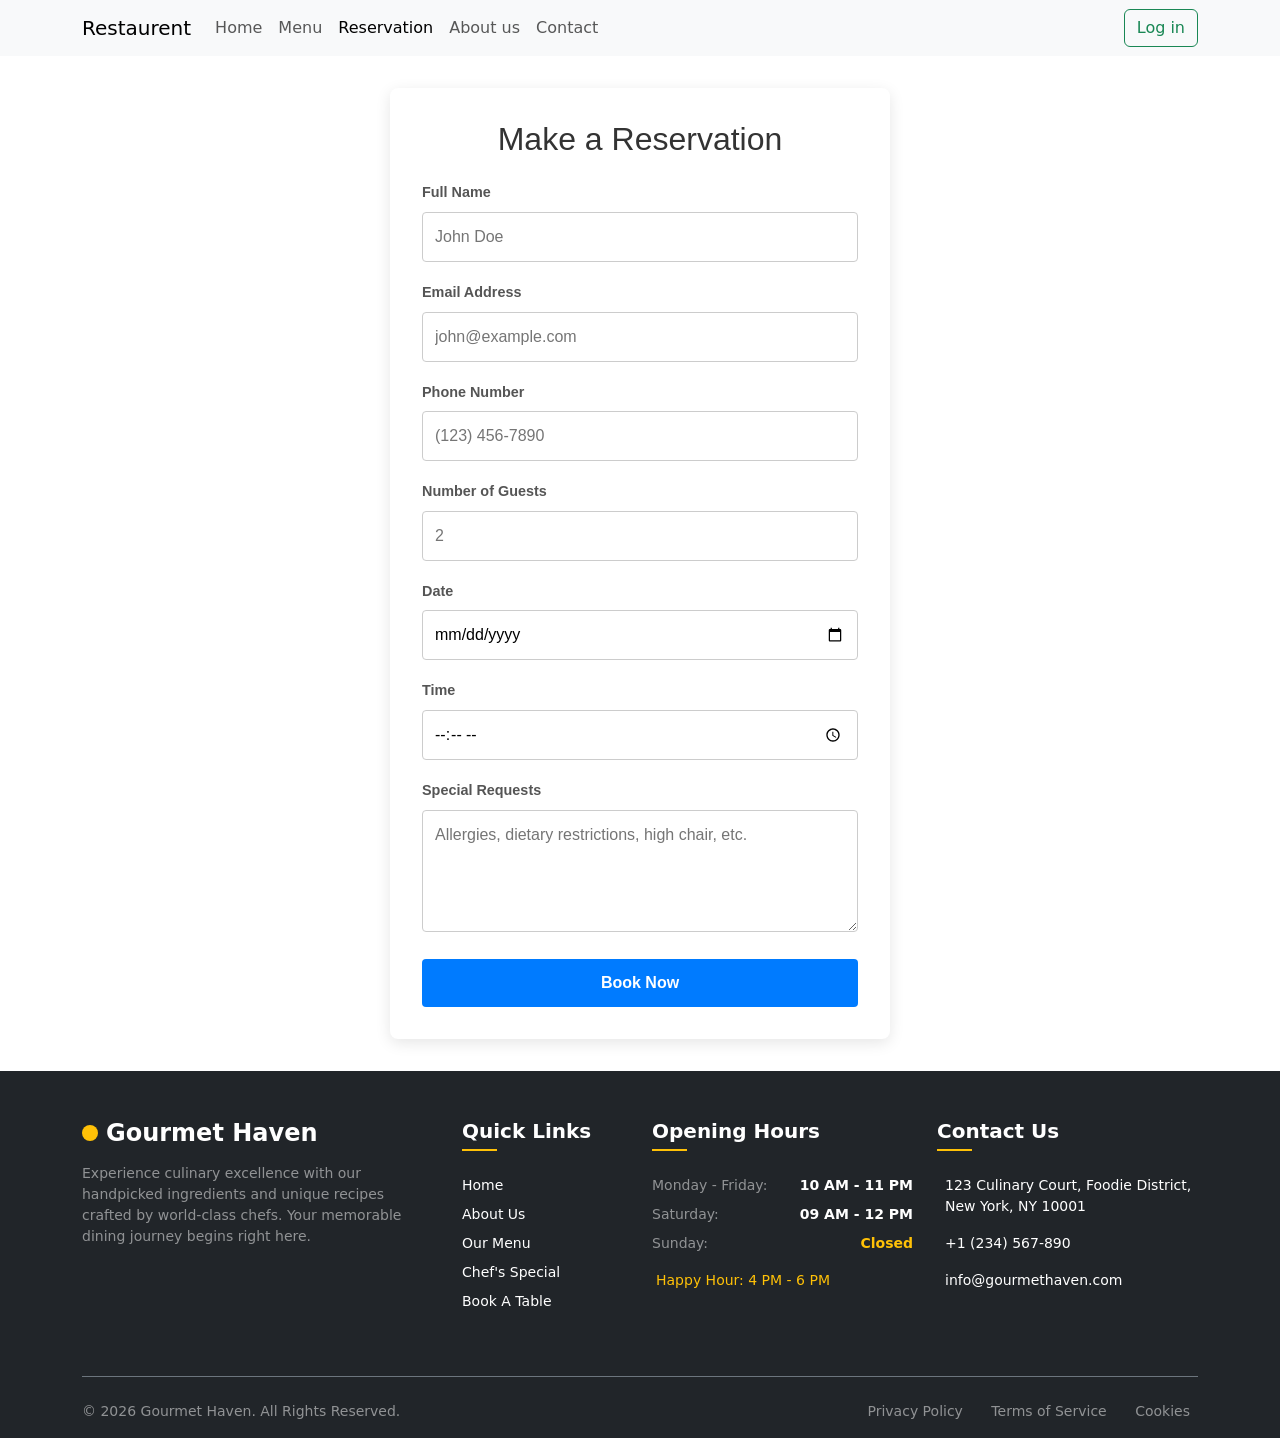
<file: reservation.html>
<!DOCTYPE html>
<html lang="en">
<head>
    <meta charset="UTF-8">
    <meta name="viewport" content="width=device-width, initial-scale=1.0">
    <title>Document</title>
    <link rel="stylesheet" href="css/bootstrap.min.css">
    <link rel="stylesheet" href="style.css">
</head>
<body>
    <nav class="navbar navbar-expand-lg bg-body-tertiary">
  <div class="container">
    <a class="navbar-brand" href="index.html">Restaurent</a>
    <button class="navbar-toggler" type="button" data-bs-toggle="collapse" data-bs-target="#navbarSupportedContent" aria-controls="navbarSupportedContent" aria-expanded="false" aria-label="Toggle navigation">
      <span class="navbar-toggler-icon"></span>
    </button>
    <div class="collapse navbar-collapse" id="navbarSupportedContent">
      <ul class="navbar-nav me-auto mb-2 mb-lg-0">
        <li class="nav-item">
          <a class="nav-link " aria-current="page" href="index.html">Home</a>
        </li>
        <li class="nav-item">
          <a class="nav-link" href="menu.html">Menu</a>
        </li>
        <li class="nav-item">
          <a class="nav-link active" href="reservation.html">Reservation</a>
        </li>
        <li class="nav-item">
          <a class="nav-link" href="about.html">About us</a>
        </li>
        <li class="nav-item">
          <a class="nav-link" href="contact.html">Contact </a>
        </li>
      </ul>
      <form class="d-flex" role="search">
        <button class="btn btn-outline-success"  type="submit" ><a href="login.html">Log in</a></button>
      </form>
    </div>
  </div>
</nav>



<section class="reservation-form">
  <h2>Make a Reservation</h2>
  <form action="/submit-reservation" method="POST">
    
    <div class="form-group">
      <label for="name">Full Name</label>
      <input type="text" id="name" name="name" required placeholder="John Doe">
    </div>

    <div class="form-group">
      <label for="email">Email Address</label>
      <input type="email" id="email" name="email" required placeholder="john@example.com">
    </div>

    <div class="form-group">
      <label for="phone">Phone Number</label>
      <input type="tel" id="phone" name="phone" required placeholder="(123) 456-7890">
    </div>

    <div class="form-group">
      <label for="guests">Number of Guests</label>
      <input type="number" id="guests" name="guests" min="1" max="20" required placeholder="2">
    </div>

    <div class="form-group">
      <label for="date">Date</label>
      <input type="date" id="date" name="date" required>
    </div>

    <div class="form-group">
      <label for="time">Time</label>
      <input type="time" id="time" name="time" required>
    </div>

    <div class="form-group">
      <label for="special-requests">Special Requests</label>
      <textarea id="special-requests" name="special_requests" rows="4" placeholder="Allergies, dietary restrictions, high chair, etc."></textarea>
    </div>

    <button type="submit">Book Now</button>
  </form>
</section>


    <!-- Footer Section -->
     <h1 id="clock"></h1>
<footer class="bg-dark text-white pt-5 pb-3" id="main-footer">
    <div class="container">
        <div class="row g-4 mb-5">
         
            <!-- Column 1: Brand & About -->
            <div class="col-12 col-md-6 col-lg-4">
                <div class="d-flex align-items-center mb-3">
                    <div class="bg-warning text-dark d-inline-block rounded-circle p-2 me-2">
                        <i class="bi bi-shield-lock-fill fs-5"></i>
                    </div>
                    <h4 class="fw-bold text-white mb-0">Gourmet Haven</h4>
                </div>
                <!-- Changed text-muted to text-white-50 for perfect dark background readability -->
                <p class="text-white-50 small pe-lg-4">
                    Experience culinary excellence with our handpicked ingredients and unique recipes crafted by world-class chefs. Your memorable dining journey begins right here.
                </p>
                
            </div>

            <!-- Column 2: Quick Links -->
            <div class="col-6 col-lg-2">
                <h5 class="fw-bold text-white mb-4 position-relative pb-2">
                    Quick Links
                    <span class="position-absolute bottom-0 start-0 bg-warning" style="width: 35px; height: 2px;"></span>
                </h5>
                <!-- Changed text-muted links to text-white with custom hover classes -->
                <ul class="list-unstyled d-flex flex-column gap-2 small">
                    <li><a href="#" class="text-white text-decoration-none hover-link">Home</a></li>
                    <li><a href="#" class="text-white text-decoration-none hover-link">About Us</a></li>
                    <li><a href="#" class="text-white text-decoration-none hover-link">Our Menu</a></li>
                    <li><a href="#" class="text-white text-decoration-none hover-link">Chef's Special</a></li>
                    <li><a href="#" class="text-white text-decoration-none hover-link">Book A Table</a></li>
                </ul>
            </div>

            <!-- Column 3: Opening Hours -->
            <div class="col-6 col-lg-3">
                <h5 class="fw-bold text-white mb-4 position-relative pb-2">
                    Opening Hours
                    <span class="position-absolute bottom-0 start-0 bg-warning" style="width: 35px; height: 2px;"></span>
                </h5>
                <!-- Cleaned labels to text-white-50 for high contrast structures -->
                <ul class="list-unstyled d-flex flex-column gap-2 small text-white-50">
                    <li class="d-flex justify-content-between"><span class="text-white-50">Monday - Friday:</span> <span class="text-white fw-semibold">10 AM - 11 PM</span></li>
                    <li class="d-flex justify-content-between"><span class="text-white-50">Saturday:</span> <span class="text-white fw-semibold">09 AM - 12 PM</span></li>
                    <li class="d-flex justify-content-between"><span class="text-white-50">Sunday:</span> <span class="text-warning fw-bold">Closed</span></li>
                    <li class="mt-2 text-warning"><i class="bi bi-patch-check-fill me-1"></i> Happy Hour: 4 PM - 6 PM</li>
                </ul>
            </div>

            <!-- Column 4: Contact Info -->
            <div class="col-12 col-md-6 col-lg-3">
                <h5 class="fw-bold text-white mb-4 position-relative pb-2">
                    Contact Us
                    <span class="position-absolute bottom-0 start-0 bg-warning" style="width: 35px; height: 2px;"></span>
                </h5>
                <!-- Replaced text-muted with explicit contrast tags -->
                <ul class="list-unstyled d-flex flex-column gap-3 small text-white">
                    <li class="d-flex align-items-start">
                        <i class="bi bi-geo-alt-fill text-warning me-2 mt-1"></i>
                        <span class="text-white">123 Culinary Court, Foodie District, New York, NY 10001</span>
                    </li>
                    <li class="d-flex align-items-center">
                        <i class="bi bi-telephone-fill text-warning me-2"></i>
                        <a href="tel:+1234567890" class="text-white text-decoration-none hover-link">+1 (234) 567-890</a>
                    </li>
                    <li class="d-flex align-items-center">
                        <i class="bi bi-envelope-fill text-warning me-2"></i>
                        <a href="mailto:info@gourmethaven.com" class="text-white text-decoration-none hover-link">info@gourmethaven.com</a>
                    </li>
                </ul>
            </div>

        </div>

        <!-- Copyright Section -->
        <div class="border-top border-secondary pt-4 mt-4">
            <div class="row align-items-center justify-content-between g-3 text-center text-md-start">
                <div class="col-12 col-md-6">
                    <p class="text-white-50 small mb-0">&copy; 2026 Gourmet Haven. All Rights Reserved.</p>
                </div>
                <div class="col-12 col-md-6 text-md-end">
                    <ul class="list-inline mb-0 small">
                        <li class="list-inline-item"><a href="#" class="text-white-50 text-decoration-none hover-link px-2">Privacy Policy</a></li>
                        <li class="list-inline-item"><a href="#" class="text-white-50 text-decoration-none hover-link px-2">Terms of Service</a></li>
                        <li class="list-inline-item"><a href="#" class="text-white-50 text-decoration-none hover-link px-2">Cookies</a></li>
                    </ul>
                </div>
            </div>
        </div>

    </div>
</footer>
    <script src="js/bootstrap.bundle.min.js"></script>
</body>
</html>
</file>
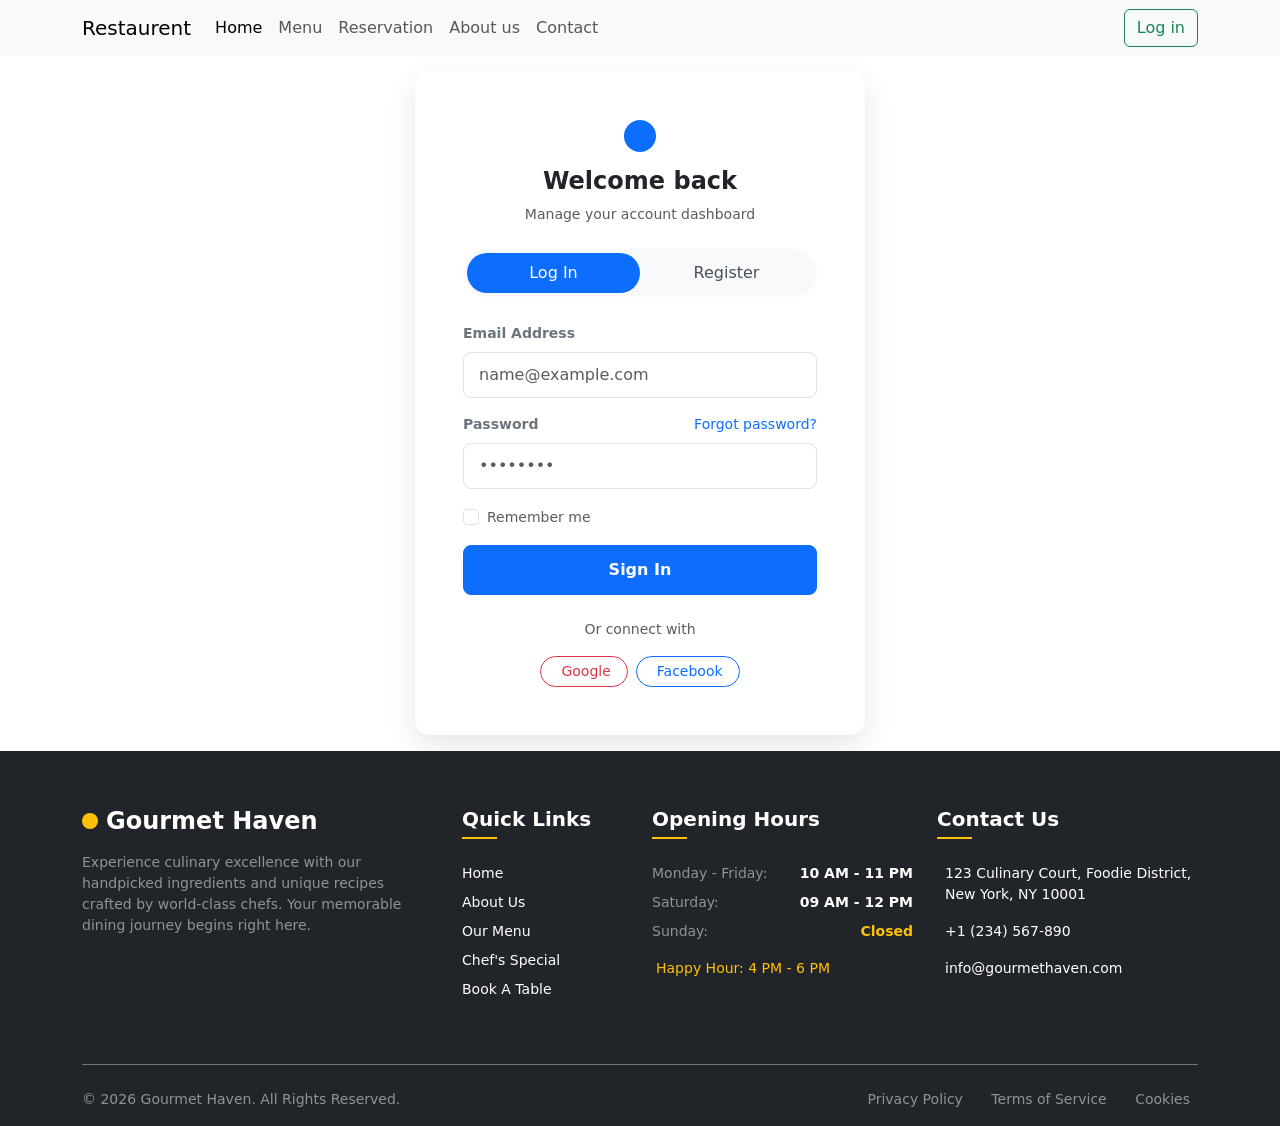
<file: signup.html>
<!DOCTYPE html>
<html lang="en">
<head>
    <meta charset="UTF-8">
    <meta name="viewport" content="width=device-width, initial-scale=1.0">
    <title>Document</title>
    <link rel="stylesheet" href="css/bootstrap.min.css">
    <link rel="stylesheet" href="style.css">
</head>
<body>
    <nav class="navbar navbar-expand-lg bg-body-tertiary">
  <div class="container">
    <a class="navbar-brand" href="#">Restaurent</a>
    <button class="navbar-toggler" type="button" data-bs-toggle="collapse" data-bs-target="#navbarSupportedContent" aria-controls="navbarSupportedContent" aria-expanded="false" aria-label="Toggle navigation">
      <span class="navbar-toggler-icon"></span>
    </button>
    <div class="collapse navbar-collapse" id="navbarSupportedContent">
      <ul class="navbar-nav me-auto mb-2 mb-lg-0">
        <li class="nav-item">
          <a class="nav-link active" aria-current="page" href="index.html">Home</a>
        </li>
        <li class="nav-item">
          <a class="nav-link" href="menu.html">Menu</a>
        </li>
        <li class="nav-item">
          <a class="nav-link" href="reservation.html">Reservation</a>
        </li>
        <li class="nav-item">
          <a class="nav-link" href="about.html">About us</a>
        </li>
        <li class="nav-item">
          <a class="nav-link" href="contact.html">Contact </a>
        </li>
      </ul>
      <form class="d-flex" role="search">
        <button class="btn btn-outline-success"  type="submit" ><a href="login.html">Log in</a></button>
      </form>
    </div>
  </div>
</nav>

    <div class="container p-3">
        <div class="auth-card mx-auto p-4 p-sm-5">
            
            <!-- Brand Logo / Icon -->
            <div class="text-center mb-4">
                <div class="bg-primary text-white d-inline-block rounded-circle p-3 mb-2">
                    <i class="bi bi-shield-lock-fill fs-3"></i>
                </div>
                <h4 class="fw-bold text-dark">Welcome back</h4>
                <p class="text-muted small">Manage your account dashboard</p>
            </div>

            <!-- Navigation Tabs -->
            <ul class="nav nav-pills nav-justified mb-4 bg-light p-1 rounded-pill" id="authTab" role="tablist">
                <li class="nav-item" role="presentation">
                    <button class="nav-link active rounded-pill" id="login-tab" data-bs-toggle="tab" data-bs-target="#login-panel" type="button" role="tab" aria-controls="login-panel" aria-selected="true">Log In</button>
                </li>
                <li class="nav-item" role="presentation">
                    <button class="nav-link rounded-pill" id="register-tab" data-bs-toggle="tab" data-bs-target="#register-panel" type="button" role="tab" aria-controls="register-panel" aria-selected="false">Register</button>
                </li>
            </ul>

            <!-- Form Content Panels -->
            <div class="tab-content" id="authTabContent">
                
                <!-- 1. Login Form -->
                <div class="tab-pane fade show active" id="login-panel" role="tabpanel" aria-labelledby="login-tab">
                    <form action="#" method="POST" class="needs-validation" novalidate>
                        <div class="mb-3">
                            <label href="loginEmail" class="form-label text-secondary small fw-bold">Email Address</label>
                            <input type="email" class="form-control" id="loginEmail" placeholder="name@example.com" required>
                            <div class="invalid-feedback">Please enter a valid email.</div>
                        </div>
                        <div class="mb-3">
                            <div class="d-flex justify-content-between">
                                <label href="loginPassword" class="form-label text-secondary small fw-bold">Password</label>
                                <a href="#" class="text-decoration-none small text-primary">Forgot password?</a>
                            </div>
                            <input type="password" class="form-control" id="loginPassword" placeholder="••••••••" required>
                            <div class="invalid-feedback">Please enter your password.</div>
                        </div>
                        <div class="mb-3 form-check">
                            <input type="checkbox" class="form-check-input" id="rememberMe">
                            <label class="form-check-label text-muted small" for="rememberMe">Remember me</label>
                        </div>
                        <button type="submit" class="btn btn-primary w-100 btn-auth mb-3">Sign In</button>
                    </form>
                </div>

                <!-- 2. Registration Form -->
                <div class="tab-pane fade" id="register-panel" role="tabpanel" aria-labelledby="register-tab">
                    <form action="#" method="POST" class="needs-validation" novalidate>
                        <div class="mb-3">
                            <label href="regName" class="form-label text-secondary small fw-bold">Full Name</label>
                            <input type="text" class="form-control" id="regName" placeholder="John Doe" required>
                            <div class="invalid-feedback">Please enter your name.</div>
                        </div>
                        <div class="mb-3">
                            <label href="regEmail" class="form-label text-secondary small fw-bold">Email Address</label>
                            <input type="email" class="form-control" id="regEmail" placeholder="name@example.com" required>
                            <div class="invalid-feedback">Please enter a valid email.</div>
                        </div>
                        <div class="mb-3">
                            <label href="regPassword" class="form-label text-secondary small fw-bold">New Password</label>
                            <input type="password" class="form-control" id="regPassword" placeholder="Minimum 6 characters" minlength="6" required>
                            <div class="invalid-feedback">Password must be at least 6 characters long.</div>
                        </div>
                        <div class="mb-3 form-check">
                            <input type="checkbox" class="form-check-input" id="termsAgree" required>
                            <label class="form-check-label text-muted small" for="termsAgree">I agree to the <a href="#" class="text-decoration-none">Terms & Conditions</a></label>
                            <div class="invalid-feedback">You must agree before submitting.</div>
                        </div>
                        <button type="submit" class="btn btn-success w-100 btn-auth mb-3">Create Account</button>
                    </form>
                </div>

            </div>

            <!-- Social Login Options -->
            <div class="text-center mt-2">
                <span class="d-block text-muted small mb-3">Or connect with</span>
                <div class="d-flex justify-content-center gap-2">
                    <button class="btn btn-outline-danger btn-sm px-3 rounded-pill"><i class="bi bi-google me-1"></i> Google</button>
                    <button class="btn btn-outline-primary btn-sm px-3 rounded-pill"><i class="bi bi-facebook me-1"></i> Facebook</button>
                </div>
            </div>

        </div>
    </div>
<footer class="bg-dark text-white pt-5 pb-3" id="main-footer">
    <h1 id="clock"></h1>
    <div class="container">
        <div class="row g-4 mb-5">
            
            <!-- Column 1: Brand & About -->
            <div class="col-12 col-md-6 col-lg-4">
                <div class="d-flex align-items-center mb-3">
                    <div class="bg-warning text-dark d-inline-block rounded-circle p-2 me-2">
                        <i class="bi bi-shield-lock-fill fs-5"></i>
                    </div>
                    <h4 class="fw-bold text-white mb-0">Gourmet Haven</h4>
                </div>
                <!-- Changed text-muted to text-white-50 for perfect dark background readability -->
                <p class="text-white-50 small pe-lg-4">
                    Experience culinary excellence with our handpicked ingredients and unique recipes crafted by world-class chefs. Your memorable dining journey begins right here.
                </p>
                
            </div>

            <!-- Column 2: Quick Links -->
            <div class="col-6 col-lg-2">
                <h5 class="fw-bold text-white mb-4 position-relative pb-2">
                    Quick Links
                    <span class="position-absolute bottom-0 start-0 bg-warning" style="width: 35px; height: 2px;"></span>
                </h5>
                <!-- Changed text-muted links to text-white with custom hover classes -->
                <ul class="list-unstyled d-flex flex-column gap-2 small">
                    <li><a href="#" class="text-white text-decoration-none hover-link">Home</a></li>
                    <li><a href="#" class="text-white text-decoration-none hover-link">About Us</a></li>
                    <li><a href="#" class="text-white text-decoration-none hover-link">Our Menu</a></li>
                    <li><a href="#" class="text-white text-decoration-none hover-link">Chef's Special</a></li>
                    <li><a href="#" class="text-white text-decoration-none hover-link">Book A Table</a></li>
                </ul>
            </div>

            <!-- Column 3: Opening Hours -->
            <div class="col-6 col-lg-3">
                <h5 class="fw-bold text-white mb-4 position-relative pb-2">
                    Opening Hours
                    <span class="position-absolute bottom-0 start-0 bg-warning" style="width: 35px; height: 2px;"></span>
                </h5>
                <!-- Cleaned labels to text-white-50 for high contrast structures -->
                <ul class="list-unstyled d-flex flex-column gap-2 small text-white-50">
                    <li class="d-flex justify-content-between"><span class="text-white-50">Monday - Friday:</span> <span class="text-white fw-semibold">10 AM - 11 PM</span></li>
                    <li class="d-flex justify-content-between"><span class="text-white-50">Saturday:</span> <span class="text-white fw-semibold">09 AM - 12 PM</span></li>
                    <li class="d-flex justify-content-between"><span class="text-white-50">Sunday:</span> <span class="text-warning fw-bold">Closed</span></li>
                    <li class="mt-2 text-warning"><i class="bi bi-patch-check-fill me-1"></i> Happy Hour: 4 PM - 6 PM</li>
                </ul>
            </div>

            <!-- Column 4: Contact Info -->
            <div class="col-12 col-md-6 col-lg-3">
                <h5 class="fw-bold text-white mb-4 position-relative pb-2">
                    Contact Us
                    <span class="position-absolute bottom-0 start-0 bg-warning" style="width: 35px; height: 2px;"></span>
                </h5>
                <!-- Replaced text-muted with explicit contrast tags -->
                <ul class="list-unstyled d-flex flex-column gap-3 small text-white">
                    <li class="d-flex align-items-start">
                        <i class="bi bi-geo-alt-fill text-warning me-2 mt-1"></i>
                        <span class="text-white">123 Culinary Court, Foodie District, New York, NY 10001</span>
                    </li>
                    <li class="d-flex align-items-center">
                        <i class="bi bi-telephone-fill text-warning me-2"></i>
                        <a href="tel:+1234567890" class="text-white text-decoration-none hover-link">+1 (234) 567-890</a>
                    </li>
                    <li class="d-flex align-items-center">
                        <i class="bi bi-envelope-fill text-warning me-2"></i>
                        <a href="mailto:info@gourmethaven.com" class="text-white text-decoration-none hover-link">info@gourmethaven.com</a>
                    </li>
                </ul>
            </div>

        </div>

        <!-- Copyright Section -->
        <div class="border-top border-secondary pt-4 mt-4">
            <div class="row align-items-center justify-content-between g-3 text-center text-md-start">
                <div class="col-12 col-md-6">
                    <p class="text-white-50 small mb-0">&copy; 2026 Gourmet Haven. All Rights Reserved.</p>
                </div>
                <div class="col-12 col-md-6 text-md-end">
                    <ul class="list-inline mb-0 small">
                        <li class="list-inline-item"><a href="#" class="text-white-50 text-decoration-none hover-link px-2">Privacy Policy</a></li>
                        <li class="list-inline-item"><a href="#" class="text-white-50 text-decoration-none hover-link px-2">Terms of Service</a></li>
                        <li class="list-inline-item"><a href="#" class="text-white-50 text-decoration-none hover-link px-2">Cookies</a></li>
                    </ul>
                </div>
            </div>
        </div>

    </div>
</footer>
    <script src="js/bootstrap.bundle.min.js"></script>
</body>
</html>
</file>
<file: style.css>
a {
  text-decoration: none;
  color: inherit;
}

.auth-card {
            border: none;
            border-radius: 15px;
            box-shadow: 0 10px 30px rgba(0, 0, 0, 0.1);
            background: #ffffff;
            overflow: hidden;
            max-width: 450px;
            width: 100%;
        }
        .nav-pills .nav-link {
            color: #495057;
            border-radius: 30px;
            font-weight: 500;
        }
        .nav-pills .nav-link.active {
            background-color: #0d6efd;
            color: #fff;
        }
        .form-control {
            border-radius: 8px;
            padding: 10px 15px;
        }
        .form-control:focus {
            box-shadow: 0 0 0 0.25rem rgba(13, 110, 253, 0.15);
        }
        .btn-auth {
            border-radius: 8px;
            padding: 12px;
            font-weight: 600;
        }




        .menu-hero {
            background: linear-gradient(rgba(0, 0, 0, 0.6), rgba(0, 0, 0, 0.6)), url('https://unsplash.com') center/cover no-repeat;
            padding: 80px 0 60px 0;
        }
        .breadcrumb-item + .breadcrumb-item::before {
            color: rgba(255, 255, 255, 0.6);
            content: "•";
        }
        /* Accordion Style Overrides */
        .accordion-button:not(.collapsed) {
            background-color: #ffc107;
            color: #212529;
            font-weight: bold;
            box-shadow: none;
        }
        .accordion-button:focus {
            box-shadow: 0 0 0 0.25rem rgba(255, 193, 7, 0.25);
        }
        /* Menu Item Zoom Effects */
        .menu-card {
            transition: transform 0.3s ease, box-shadow 0.3s ease;
        }
        .menu-card:hover {
            transform: translateY(-5px);
            box-shadow: 0 10px 20px rgba(0,0,0,0.15) !important;
        }
        /* Pagination Color Theme Customizer */
        .page-link {
            color: #212529;
            border-color: #dee2e6;
        }
        .page-link:hover {
            background-color: #f8f9fa;
            color: #ffc107;
            border-color: #dee2e6;
        }
        .page-item.active .page-link {
            background-color: #ffc107;
            border-color: #ffc107;
            color: #212529;
            font-weight: bold;
        }


        /* Container styling */
.reservation-form {
  max-width: 500px;
  margin: 2rem auto;
  padding: 2rem;
  background-color: #ffffff;
  border-radius: 8px;
  box-shadow: 0 4px 15px rgba(0, 0, 0, 0.1);
  font-family: Arial, sans-serif;
}

/* Heading */
.reservation-form h2 {
  text-align: center;
  margin-bottom: 1.5rem;
  color: #333333;
}

/* Form groups */
.form-group {
  margin-bottom: 1.25rem;
}

/* Labels */
.form-group label {
  display: block;
  margin-bottom: 0.5rem;
  font-weight: bold;
  color: #555555;
  font-size: 0.9rem;
}

/* Inputs, Selects, and Textareas */
.form-group input,
.form-group textarea {
  width: 100%;
  padding: 0.75rem;
  border: 1px solid #cccccc;
  border-radius: 4px;
  font-size: 1rem;
  box-sizing: border-box;
  transition: border-color 0.3s ease;
}

/* Focus state */
.form-group input:focus,
.form-group textarea:focus {
  outline: none;
  border-color: #007bff;
}

/* Textarea specific */
.form-group textarea {
  resize: vertical;
}

/* Submit Button */
.reservation-form button[type="submit"] {
  width: 100%;
  padding: 0.75rem;
  background-color: #007bff;
  color: white;
  border: none;
  border-radius: 4px;
  font-size: 1rem;
  font-weight: bold;
  cursor: pointer;
  transition: background-color 0.3s ease;
}

/* Button Hover */
.reservation-form button[type="submit"]:hover {
  background-color: #0056b3;
}
</file>
